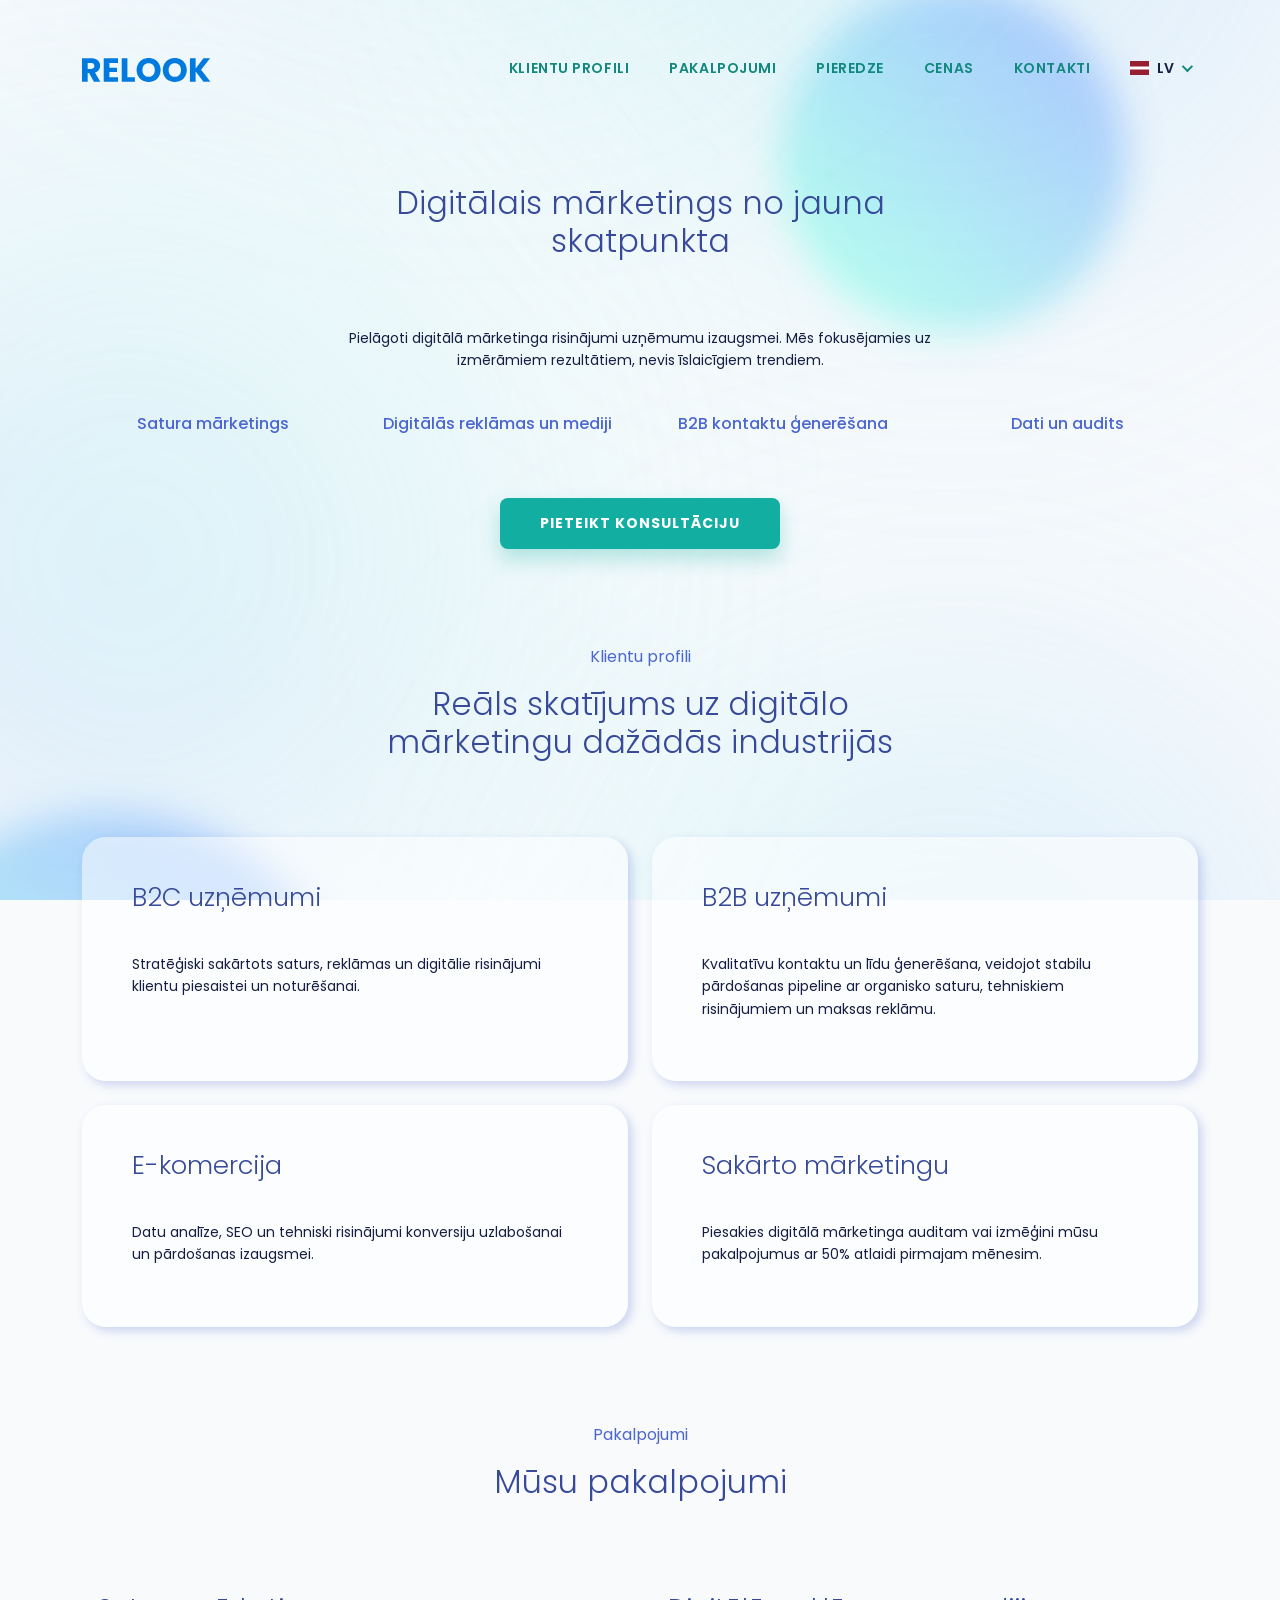
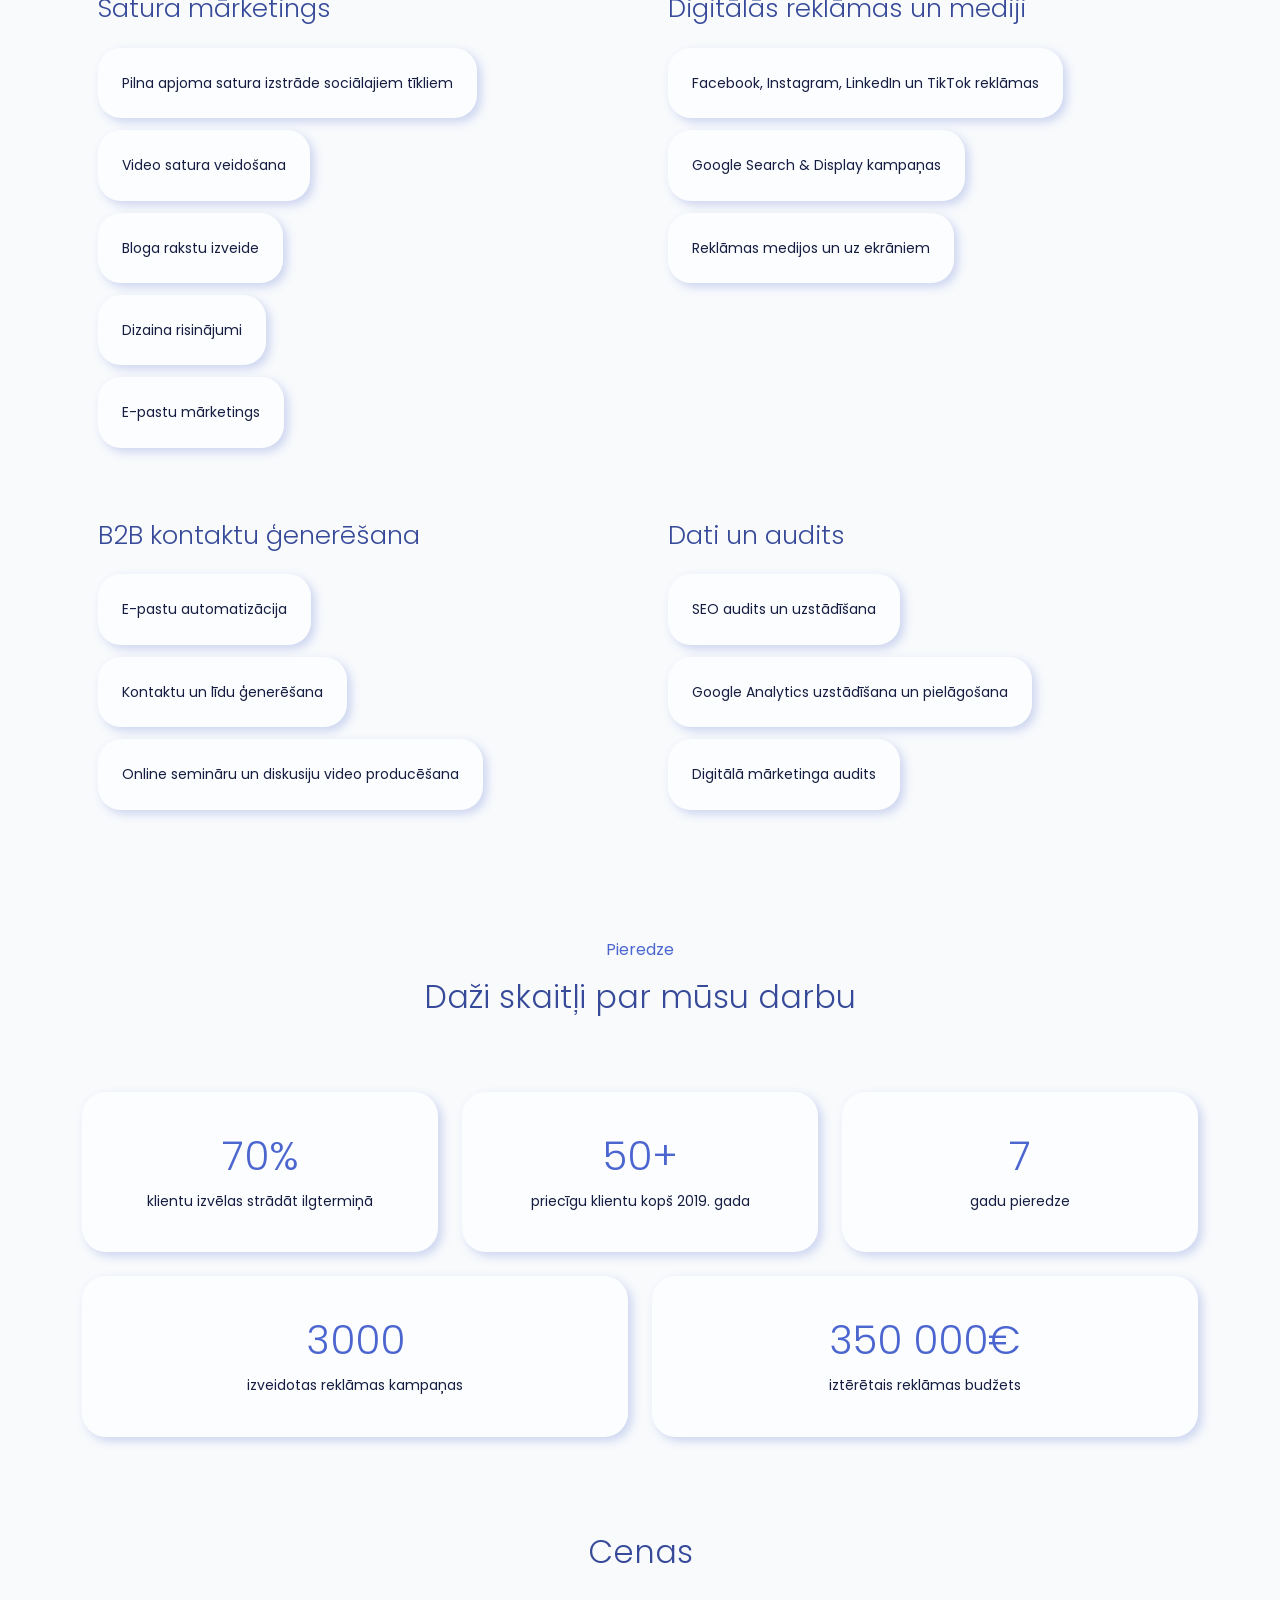
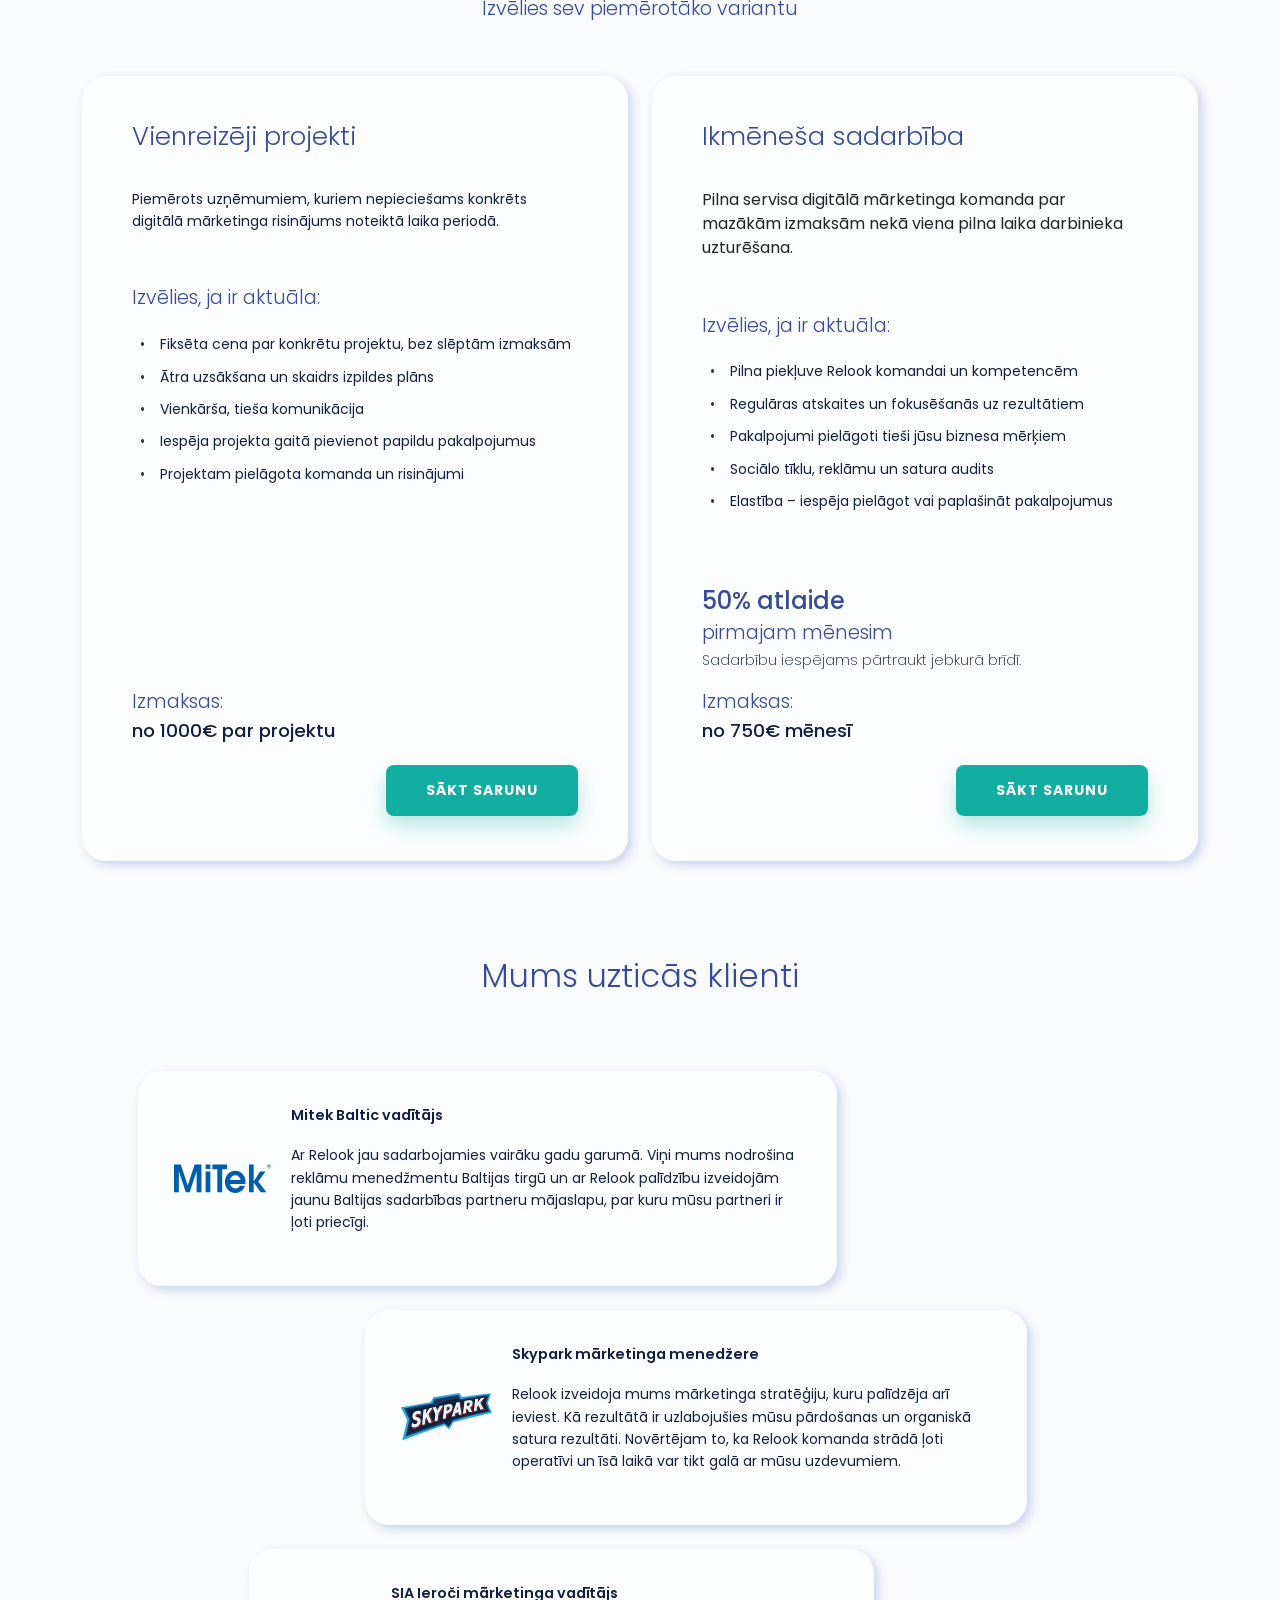
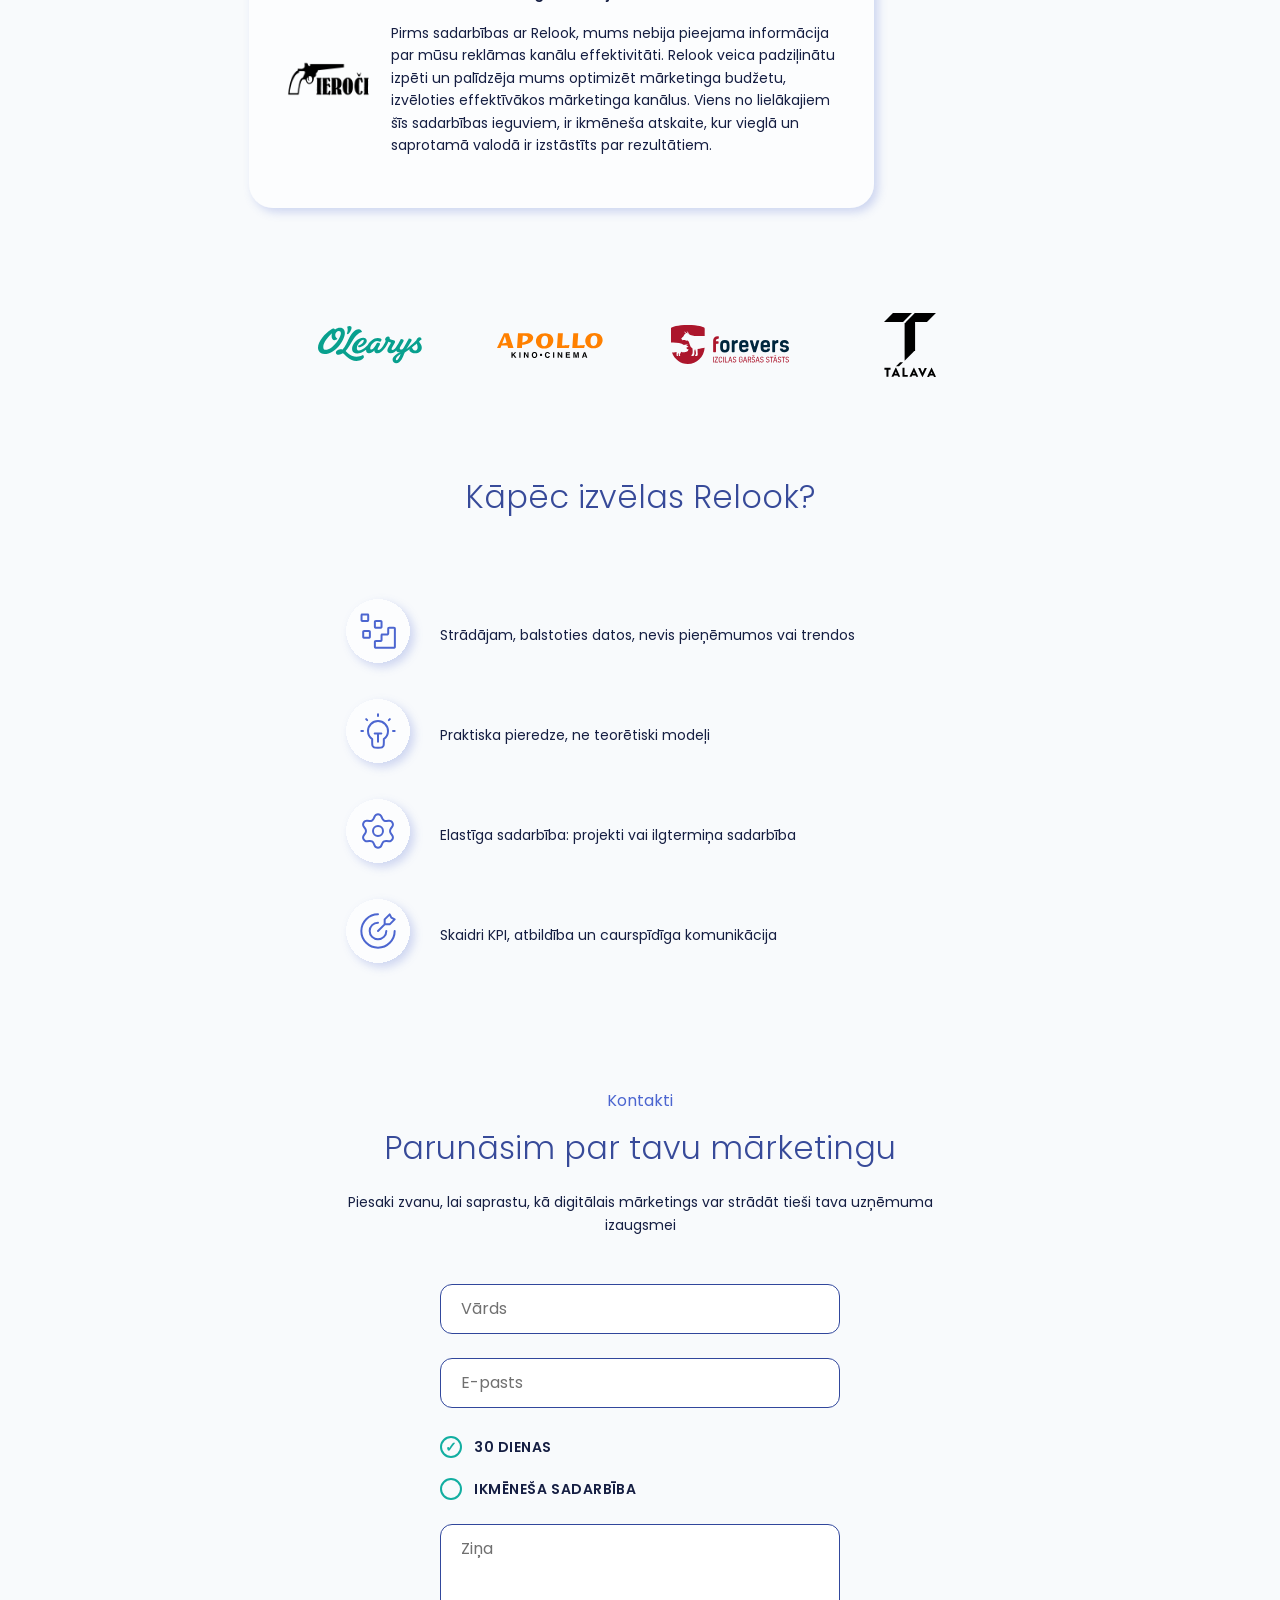
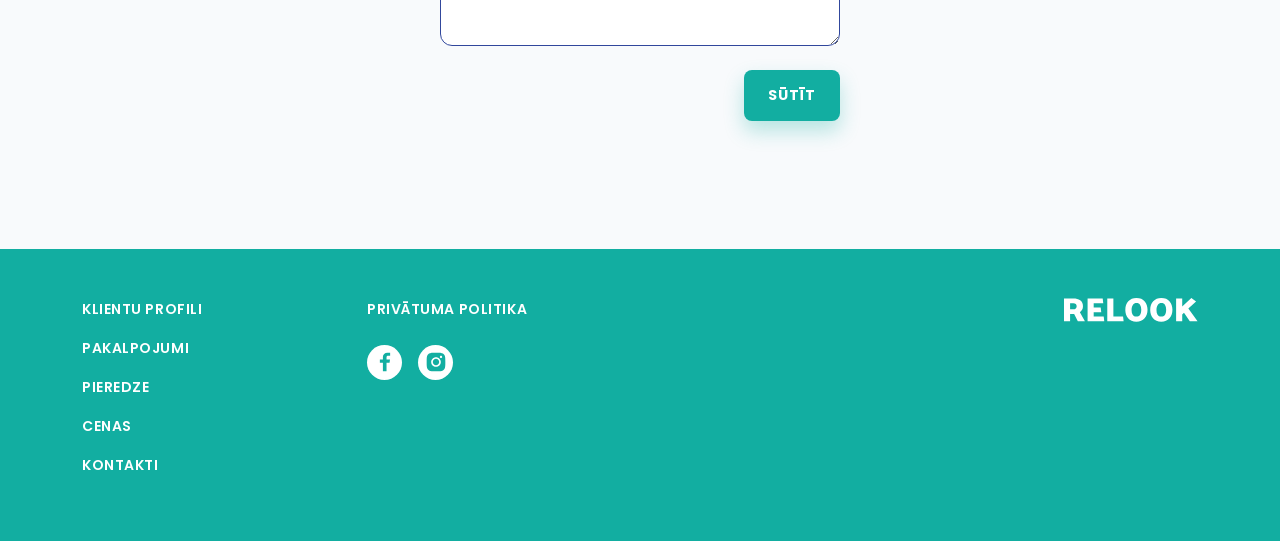
<file: index.html>
<!doctype html>
<html class="no-js" lang="lv">
<head>
  <script id="usercentrics-cmp" src="https://web.cmp.usercentrics.eu/ui/loader.js" data-settings-id="sHhSLBIj965E4s" async></script>
  <!-- Google Tag Manager -->
  <script>(function(w,d,s,l,i){w[l]=w[l]||[];w[l].push({'gtm.start':
            new Date().getTime(),event:'gtm.js'});var f=d.getElementsByTagName(s)[0],
          j=d.createElement(s),dl=l!='dataLayer'?'&l='+l:'';j.async=true;j.src=
          'https://www.googletagmanager.com/gtm.js?id='+i+dl;f.parentNode.insertBefore(j,f);
  })(window,document,'script','dataLayer','GTM-PK3DQ2GX');</script>
  <!-- End Google Tag Manager -->

  <title>Relook - Digitālā mārketinga aģentūra</title>
  <meta charset="utf-8">
  <meta name="viewport" content="width=device-width, initial-scale=1.0, viewport-fit=cover">
  <meta name="description" content="Relook - digitālā mārketinga aģentūra kopš 2019. gada. Piedāvājam reklāmas, SEO, sociālo tīklu pārvaldību un mārketinga stratēģijas.">
  <link rel="canonical" href="https://www.relook.lv/">
  <link rel="alternate" hreflang="lv" href="https://www.relook.lv/">
  <link rel="alternate" hreflang="en" href="https://www.relook.lv/en/">
  <link rel="alternate" hreflang="x-default" href="https://www.relook.lv/">
  <meta property="og:title" content="Relook - Digitālā mārketinga aģentūra">
  <meta property="og:type" content="website">
  <meta property="og:url" content="https://www.relook.lv/">
  <meta property="og:image" content="https://www.relook.lv/img/relook_post_lv.jpg">
  <meta property="og:image:alt" content="Relook - Digitālā mārketinga aģentūra">
  <meta property="og:description" content="Relook - digitālā mārketinga aģentūra kopš 2019. gada. Piedāvājam reklāmas, SEO, sociālo tīklu pārvaldību un mārketinga stratēģijas.">
  <meta property="og:locale" content="lv_LV">
  <meta property="og:locale:alternate" content="en_US">
  <meta property="og:site_name" content="Relook">
  <meta name="mobile-web-app-capable" content="yes">
  <meta name="theme-color" content="#12AEA1">

  <!-- Twitter -->
  <meta name="twitter:card" content="summary_large_image">
  <meta name="twitter:title" content="Relook - Digitālā mārketinga aģentūra">
  <meta name="twitter:description" content="Relook - digitālā mārketinga aģentūra kopš 2019. gada. Piedāvājam reklāmas, SEO, sociālo tīklu pārvaldību un mārketinga stratēģijas.">
  <meta name="twitter:image" content="https://www.relook.lv/img/relook_post_lv.jpg">

  <link rel="icon" href="favicon.ico" sizes="any">
  <link rel="icon" href="icon.png" type="image/png" sizes="32x32">
  <link rel="icon" href="icon_192_192.png" type="image/png" sizes="192x192">
  <link rel="apple-touch-icon" href="icon.png">
  <link rel="shortcut icon" href="icon.png" type="image/x-icon">
  <link rel="manifest" href="site.webmanifest">
  <link rel="preconnect" href="https://fonts.googleapis.com">
  <link rel="preconnect" href="https://fonts.gstatic.com" crossorigin>
  <link href="https://fonts.googleapis.com/css2?family=Poppins:ital,wght@0,100;0,200;0,300;0,400;0,500;0,600;0,700;0,800;0,900;1,100;1,200;1,300;1,400;1,500;1,600;1,700;1,800;1,900&display=swap" rel="stylesheet">
  <link rel="stylesheet" href="css/bootstrap.min.css">
  <link rel="stylesheet" href="css/style.css">

  <script type="application/ld+json">
    {
      "@context": "https://schema.org",
      "@type": "Organization",
      "name": "Relook Digitālā Mārketinga Aģentūra",
      "url": "https://www.relook.lv/",
      "logo": "https://www.relook.lv/img/relook.svg",
      "description": "Relook ir digitālā mārketinga aģentūra, kas specializējas SEO optimizācijā, digitālajās reklāmās, sociālo tīklu pārvaldībā un mārketinga stratēģiju izstrādē.",
      "foundingDate": "2019",
      "address": {
        "@type": "PostalAddress",
        "addressLocality": "Rīga",
        "addressRegion": "LV",
        "addressCountry": "LV"
      },
      "contactPoint": {
        "@type": "ContactPoint",
        "telephone": "+371 12345678",
        "contactType": "customer service",
        "areaServed": "LV",
        "availableLanguage": ["lv", "en"]
      },
      "sameAs": [
        "https://www.facebook.com/RelookAgency",
        "https://www.instagram.com/relook.agency/"
      ],
      "hasOfferCatalog": {
        "@type": "OfferCatalog",
        "name": "Pakalpojumi",
        "itemListElement": [
          {
            "@type": "Offer",
            "itemOffered": {
              "@type": "Service",
              "name": "Digitālās reklāmas",
              "description": "Mērķētas reklāmas Meta un Google platformās, balstītas uz datiem un pieredzi."
            }
          },
          {
            "@type": "Offer",
            "itemOffered": {
              "@type": "Service",
              "name": "SEO optimizācija",
              "description": "Mājaslapu optimizācija meklētājprogrammām, lai uzlabotu redzamību un sasniedzamību."
            }
          },
          {
            "@type": "Offer",
            "itemOffered": {
              "@type": "Service",
              "name": "Sociālo tīklu pārvaldība",
              "description": "Satura izveide un pārvaldība sociālajos tīklos, pielāgota klienta vajadzībām."
            }
          },
          {
            "@type": "Offer",
            "itemOffered": {
              "@type": "Service",
              "name": "Mārketinga stratēģija",
              "description": "Individuāli pielāgotas mārketinga stratēģijas izstrāde jūsu zīmola popularizēšanai."
            }
          }
        ]
      }
    }
  </script>
</head>
<body>
<!-- Google Tag Manager (noscript) -->
<noscript><iframe src="https://www.googletagmanager.com/ns.html?id=GTM-PK3DQ2GX" height="0" width="0" style="display:none;visibility:hidden"></iframe></noscript>
<!-- End Google Tag Manager (noscript) -->
<div class="page-background"></div>
<header>
  <nav class="navbar navbar-expand-lg navbar-light py-5">
    <div class="container">
      <a class="navbar-brand" href="./">
        <img src="img/relook.svg" alt="Relook" height="24" class="logo-default">
        <img src="img/footer_logo.svg" alt="Relook" height="24" class="logo-white">
      </a>
      <button class="navbar-toggler" type="button" data-bs-toggle="collapse" data-bs-target="#menu" aria-controls="menu" aria-expanded="false" aria-label="Toggle navigation">
        <span class="navbar-toggler-icon"></span>
      </button>
      <div class="collapse navbar-collapse" id="menu">
        <ul class="navbar-nav ms-auto gap-4">
          <li class="nav-item"><a class="nav-link" href="#profiles">Klientu profili</a></li>
          <li class="nav-item"><a class="nav-link" href="#services">Pakalpojumi</a></li>
          <li class="nav-item"><a class="nav-link" href="#experience">Pieredze</a></li>
          <li class="nav-item"><a class="nav-link" href="#prices">Cenas</a></li>
          <li class="nav-item"><a class="nav-link" href="#contacts">Kontakti</a></li>
          <!-- Desktop language dropdown (hidden on mobile) -->
          <li class="nav-item dropdown custom-lang-dropdown desktop-lang">
            <a class="nav-link dropdown-toggle d-flex align-items-center" href="#" id="language" role="button" data-bs-toggle="dropdown" aria-expanded="false">
              <span class="fi fi-lv me-2"></span> LV
            </a>
            <ul class="dropdown-menu dropdown-menu-end" aria-labelledby="language">
              <li>
                <a class="dropdown-item active" href="./">
                  <span class="check-icon ms-3"></span>
                  Latviešu
                </a>
              </li>
              <li>
                <a class="dropdown-item" href="en/">
                  <span class="check-icon ms-3"></span>
                  English
                </a>
              </li>
            </ul>
          </li>
          <!-- Mobile language selector (inline, shown in overlay) -->
          <li class="nav-item mobile-lang">
            <button class="lang-toggle" type="button" data-bs-toggle="collapse" data-bs-target="#mobileLangOptions" aria-expanded="false" aria-controls="mobileLangOptions">
              <span class="fi fi-lv"></span> LV
              <span class="lang-arrow"></span>
            </button>
            <div class="collapse" id="mobileLangOptions">
              <div class="mobile-lang-options">
                <a href="./" class="lang-option active-lang">
                  <span class="check-icon ms-3"></span>
                  Latviešu
                </a>
                <a href="en/" class="lang-option">
                  <span class="check-icon ms-3"></span>
                  English
                </a>
              </div>
            </div>
          </li>
        </ul>
      </div>
    </div>
  </nav>
</header>
<main>
  <section id="hero" class="py-5 text-center">
    <div class="container">
      <h1>Digitālais mārketings no jauna skatpunkta</h1>
      <p>Pielāgoti digitālā mārketinga risinājumi uzņēmumu izaugsmei. Mēs fokusējamies uz izmērāmiem rezultātiem, nevis īslaicīgiem trendiem.</p>
      <ul class="list-unstyled row text-center mt-4">
        <li class="col-md-3 mb-3">
          <strong>Satura mārketings</strong>
        </li>
        <li class="col-md-3 mb-3">
          <strong>Digitālās reklāmas un mediji</strong>
        </li>
        <li class="col-md-3 mb-3">
          <strong>B2B kontaktu ģenerēšana</strong>
        </li>
        <li class="col-md-3 mb-3">
          <strong>Dati un audits</strong>
        </li>
      </ul>
      <a href="#contacts" class="btn btn-primary" aria-label="Pieteikt konsultāciju">Pieteikt konsultāciju</a>
    </div>
  </section>
  <section id="profiles" class="py-5">
    <div class="container">
      <p class="text-center section-label">Klientu profili</p>
      <h2 class="text-center mb-4">Reāls skatījums uz digitālo mārketingu dažādās industrijās</h2>
      <div class="row g-4">
        <div class="col-12 col-md-6">
          <div class="profile-card">
            <h3>B2C uzņēmumi</h3>
            <p>Stratēģiski sakārtots saturs, reklāmas un digitālie risinājumi klientu piesaistei un noturēšanai.</p>
          </div>
        </div>
        <div class="col-12 col-md-6">
          <div class="profile-card">
            <h3>B2B uzņēmumi</h3>
            <p>Kvalitatīvu kontaktu un līdu ģenerēšana, veidojot stabilu pārdošanas pipeline ar organisko saturu, tehniskiem risinājumiem un maksas reklāmu.</p>
          </div>
        </div>
        <div class="col-12 col-md-6">
          <div class="profile-card">
            <h3>E-komercija</h3>
            <p>Datu analīze, SEO un tehniski risinājumi konversiju uzlabošanai un pārdošanas izaugsmei.</p>
          </div>
        </div>
        <div class="col-12 col-md-6">
          <div class="profile-card">
            <h3>Sakārto mārketingu</h3>
            <p>Piesakies digitālā mārketinga auditam vai izmēģini mūsu pakalpojumus ar 50% atlaidi pirmajam mēnesim.</p>
          </div>
        </div>
      </div>
    </div>
  </section>
  <section id="services" class="py-5">
    <div class="container">
      <p class="text-center section-label">Pakalpojumi</p>
      <h2 class="text-center mb-4">Mūsu pakalpojumi</h2>
      <div class="row g-4">
        <div class="col-12 col-md-6">
          <div class="p-3">
            <h3>Satura mārketings</h3>
            <ul class="list-unstyled mt-4">
              <li>Pilna apjoma satura izstrāde sociālajiem tīkliem</li>
              <li>Video satura veidošana</li>
              <li>Bloga rakstu izveide</li>
              <li>Dizaina risinājumi</li>
              <li>E-pastu mārketings</li>
            </ul>
          </div>
        </div>
        <div class="col-12 col-md-6">
          <div class="p-3">
            <h3>Digitālās reklāmas un mediji</h3>
            <ul class="list-unstyled mt-4">
              <li>Facebook, Instagram, LinkedIn un TikTok reklāmas</li>
              <li>Google Search & Display kampaņas</li>
              <li>Reklāmas medijos un uz ekrāniem</li>
            </ul>
          </div>
        </div>
        <div class="col-12 col-md-6">
          <div class="p-3">
            <h3>B2B kontaktu ģenerēšana</h3>
            <ul class="list-unstyled mt-4">
              <li>E-pastu automatizācija</li>
              <li>Kontaktu un līdu ģenerēšana</li>
              <li>Online semināru un diskusiju video producēšana</li>
            </ul>
          </div>
        </div>
        <div class="col-12 col-md-6">
          <div class="p-3">
            <h3>Dati un audits</h3>
            <ul class="list-unstyled mt-4">
              <li>SEO audits un uzstādīšana</li>
              <li>Google Analytics uzstādīšana un pielāgošana</li>
              <li>Digitālā mārketinga audits</li>
            </ul>
          </div>
        </div>
      </div>
    </div>
  </section>
  <section id="experience" class="py-5">
    <div class="container">
      <p class="text-center section-label">Pieredze</p>
      <h2 class="text-center mb-4">Daži skaitļi par mūsu darbu</h2>
      <div class="row g-4 text-center justify-content-center">
        <div class="col-12 col-md-4">
          <div class="stat-card">
            <h3>70%</h3>
            <p>klientu izvēlas strādāt ilgtermiņā</p>
          </div>
        </div>
        <div class="col-12 col-md-4">
          <div class="stat-card">
            <h3>50+</h3>
            <p>priecīgu klientu kopš 2019. gada</p>
          </div>
        </div>
        <div class="col-12 col-md-4">
          <div class="stat-card">
            <h3>7</h3>
            <p>gadu pieredze</p>
          </div>
        </div>
        <div class="col-12 col-md-6">
          <div class="stat-card">
            <h3>3000</h3>
            <p>izveidotas reklāmas kampaņas</p>
          </div>
        </div>
        <div class="col-12 col-md-6">
          <div class="stat-card">
            <h3>350 000€</h3>
            <p>iztērētais reklāmas budžets</p>
          </div>
        </div>
      </div>
    </div>
  </section>
  <section id="prices" class="py-5">
    <div class="container">
      <h2 class="text-center mb-4">Cenas</h2>
      <p class="text-center section-subtitle">Izvēlies sev piemērotāko variantu</p>
      <div class="row g-4">
        <div class="col-md-6">
          <div class="price-card">
            <h3 class="mb-3">Vienreizēji projekti</h3>
            <p class="description">Piemērots uzņēmumiem, kuriem nepieciešams konkrēts digitālā mārketinga risinājums noteiktā laika periodā.</p>
            <p class="title">Izvēlies, ja ir aktuāla:</p>
            <ul>
              <li>Fiksēta cena par konkrētu projektu, bez slēptām izmaksām</li>
              <li>Ātra uzsākšana un skaidrs izpildes plāns</li>
              <li>Vienkārša, tieša komunikācija</li>
              <li>Iespēja projekta gaitā pievienot papildu pakalpojumus</li>
              <li>Projektam pielāgota komanda un risinājumi</li>
            </ul>
            <div class="price-footer">
              <p class="title">Izmaksas:</p>
              <p class="price-tag">no 1000€ par projektu</p>
              <div class="text-end">
                <a href="#contacts" class="btn btn-primary mt-auto" aria-label="Pieteikt konsultāciju">
                  Sākt sarunu
                </a>
              </div>
            </div>
          </div>
        </div>
        <div class="col-md-6">
          <div class="price-card">
            <h3 class="mb-3">Ikmēneša sadarbība</h3>
            <p>Pilna servisa digitālā mārketinga komanda par mazākām izmaksām nekā viena pilna laika darbinieka uzturēšana.</p>
            <p class="title">Izvēlies, ja ir aktuāla:</p>
            <ul>
              <li>Pilna piekļuve Relook komandai un kompetencēm</li>
              <li>Regulāras atskaites un fokusēšanās uz rezultātiem</li>
              <li>Pakalpojumi pielāgoti tieši jūsu biznesa mērķiem</li>
              <li>Sociālo tīklu, reklāmu un satura audits</li>
              <li>Elastība – iespēja pielāgot vai paplašināt pakalpojumus</li>
            </ul>
            <div class="price-footer">
              <div class="promo-box mb-3">
                <span class="discount">50% atlaide </span><br>
                <p class="title">pirmajam mēnesim</p>
                <span class="discount-note">Sadarbību iespējams pārtraukt jebkurā brīdī.</span>
              </div>
              <p class="title">Izmaksas:</p>
              <p class="price-tag">no 750€ mēnesī</p>
              <div class="text-end">
                <a href="#contacts" class="btn btn-primary mt-auto" aria-label="Pieteikt konsultāciju">
                  Sākt sarunu
                </a>
              </div>
            </div>
          </div>
        </div>
      </div>
    </div>
  </section>
  <section id="testimonials" class="py-5">
    <div class="container">
      <h2 class="text-center mb-4">Mums uzticās klienti</h2>
      <div class="row mb-4 testimonial-row-1">
        <div class="col-md-9 col-lg-8">
          <div class="testimonial-card">
            <div class="testimonial-logo">
              <img src="img/mitek.svg" alt="Mitek" class="img-fluid">
            </div>
            <div class="testimonial-content">
              <h3>Mitek Baltic vadītājs</h3>
              <p>Ar Relook jau sadarbojamies vairāku gadu garumā. Viņi mums nodrošina reklāmu menedžmentu Baltijas tirgū un ar Relook palīdzību izveidojām jaunu Baltijas sadarbības partneru mājaslapu, par kuru mūsu partneri ir ļoti priecīgi.</p>
            </div>
          </div>
        </div>
      </div>
      <div class="row mb-4 justify-content-center testimonial-row-2">
        <div class="col-md-9 col-lg-8">
          <div class="testimonial-card">
            <div class="testimonial-logo">
              <img src="img/skypark.svg" alt="Skypark" class="img-fluid">
            </div>
            <div class="testimonial-content">
              <h3>Skypark mārketinga menedžere</h3>
              <p>Relook izveidoja mums mārketinga stratēģiju, kuru palīdzēja arī ieviest. Kā rezultātā ir uzlabojušies mūsu pārdošanas un organiskā satura rezultāti. Novērtējam to, ka Relook
                komanda strādā ļoti operatīvi un īsā laikā var tikt galā ar
                mūsu uzdevumiem.
              </p>
            </div>
          </div>
        </div>
      </div>
      <div class="row mb-5 testimonial-row-3">
        <div class="col-md-9 col-lg-8">
          <div class="testimonial-card">
            <div class="testimonial-logo">
              <img src="img/ieroci.svg" alt="Ieroči" class="img-fluid">
            </div>
            <div class="testimonial-content">
              <h3>SIA Ieroči mārketinga vadītājs</h3>
              <p>
                Pirms sadarbības ar Relook, mums nebija pieejama
                informācija par mūsu reklāmas kanālu effektivitāti. Relook
                veica padziļinātu izpēti un palīdzēja mums optimizēt
                mārketinga budžetu, izvēloties effektīvākos mārketinga
                kanālus. Viens no lielākajiem šīs sadarbības ieguviem, ir
                ikmēneša atskaite, kur vieglā un saprotamā valodā ir
                izstāstīts par rezultātiem.
              </p>
            </div>
          </div>
        </div>
      </div>
      <div class="client-logos-grid mt-5">
        <img src="img/olearys.svg" alt="O'Learys">
        <img src="img/apollokino.svg" alt="Apollo">
        <img src="img/forevers.svg" alt="Forevers">
        <img src="img/talava.svg" alt="Tālava">
      </div>
    </div>
  </section>
  <section id="benefits" class="py-5">
    <div class="container">
      <h2 class="text-center mb-4">Kāpēc izvēlas Relook?</h2>
      <ul class="list-unstyled mx-auto" style="max-width: 600px;">
        <li class="d-flex align-items-center mb-3">
          <img src="img/steps.svg" alt="steps" class="me-3 benefit-icon">
          <p class="mb-0">Strādājam, balstoties datos, nevis pieņēmumos vai trendos</p>
        </li>
        <li class="d-flex align-items-center mb-3">
          <img src="img/bulb.svg" alt="bulb" class="me-3 benefit-icon">
          <p class="mb-0">Praktiska pieredze, ne teorētiski modeļi</p>
        </li>
        <li class="d-flex align-items-center mb-3">
          <img src="img/gear.svg" alt="gear" class="me-3 benefit-icon">
          <p class="mb-0">Elastīga sadarbība: projekti vai ilgtermiņa sadarbība</p>
        </li>
        <li class="d-flex align-items-center mb-3">
          <img src="img/arrow.svg" alt="arrow" class="me-3 benefit-icon">
          <p class="mb-0">Skaidri KPI, atbildība un caurspīdīga komunikācija</p>
        </li>
      </ul>
    </div>
  </section>
  <section id="contacts" class="py-5">
    <div class="container">
      <p class="text-center section-label">Kontakti</p>
      <h2 class="text-center mb-4">Parunāsim par tavu mārketingu</h2>
      <p class="text-center mb-5 mx-auto">Piesaki zvanu, lai saprastu, kā digitālais mārketings var strādāt tieši tava uzņēmuma izaugsmei</p>
      <form id="contact-form" class="contact-form mx-auto">
        <div class="mb-4">
          <label for="name" class="form-label visually-hidden">Vārds</label>
          <input type="text" class="form-control custom-input" id="name" name="name" placeholder="Vārds" required>
        </div>
        <div class="mb-4">
          <label for="email" class="form-label visually-hidden">E-pasts</label>
          <input type="email" class="form-control custom-input" id="email" name="email" placeholder="E-pasts" required>
        </div>
        <div class="mb-4 d-flex flex-column gap-3">
          <div class="custom-radio">
            <input class="form-check-input" type="radio" name="plan" id="plan30" value="30-dienas" checked>
            <label class="form-check-label" for="plan30">30 dienas</label>
          </div>
          <div class="custom-radio">
            <input class="form-check-input" type="radio" name="plan" id="planMonthly" value="ikmenesa">
            <label class="form-check-label" for="planMonthly">Ikmēneša sadarbība</label>
          </div>
        </div>
        <div class="mb-4">
          <label for="message" class="form-label visually-hidden">Ziņa</label>
          <textarea class="form-control custom-input" id="message" name="message" rows="4" placeholder="Ziņa"></textarea>
        </div>
        <div class="text-end">
          <button type="submit" class="btn btn-primary px-4">Sūtīt</button>
        </div>
        <p id="form-error" class="form-error" hidden>Kaut kas nogāja greizi. Lūdzu, mēģiniet vēlreiz vēlāk.</p>
      </form>
      <div id="form-success" class="text-center" hidden>
        <h2>Paldies!<br>Sazināsimies ar tevi drīzumā.</h2>
      </div>
    </div>
  </section>
</main>
<footer class="footer-section py-5">
  <div class="container">
    <div class="row align-items-start">
      <div class="col-md-3 col-6 mb-4 mb-md-0">
        <ul class="list-unstyled footer-nav">
          <li><a href="#profiles" class="text-decoration-none">Klientu profili</a></li>
          <li><a href="#services" class="text-decoration-none">Pakalpojumi</a></li>
          <li><a href="#experience" class="text-decoration-none">Pieredze</a></li>
          <li><a href="#prices" class="text-decoration-none">Cenas</a></li>
          <li><a href="#contacts" class="text-decoration-none">Kontakti</a></li>
        </ul>
      </div>
      <div class="col-md-5 col-6 mb-4 mb-md-0">
        <div class="footer-privacy mb-4">
          <a href="/privacy">Privātuma politika</a>
        </div>
        <div class="footer-socials d-flex gap-3">
          <a href="https://www.facebook.com/RelookAgency" class="social-circle" aria-label="Facebook" target="_blank" rel="noopener noreferrer">
            <img src="img/facebook.svg" alt="Facebook">
          </a>
          <a href="https://www.instagram.com/relook.agency/" class="social-circle" aria-label="Instagram" target="_blank" rel="noopener noreferrer">
            <img src="img/instagram.svg" alt="Instagram">
          </a>
        </div>
      </div>
      <div class="col-md-4 text-md-end text-start">
        <a class="footer-logo" href="./">
          <img src="img/footer_logo.svg" alt="Relook" height="24">
        </a>
      </div>
    </div>
  </div>
</footer>
<script src="js/bootstrap.bundle.min.js"></script>
<script src="js/app.js"></script>
</body>
</html>
</file>
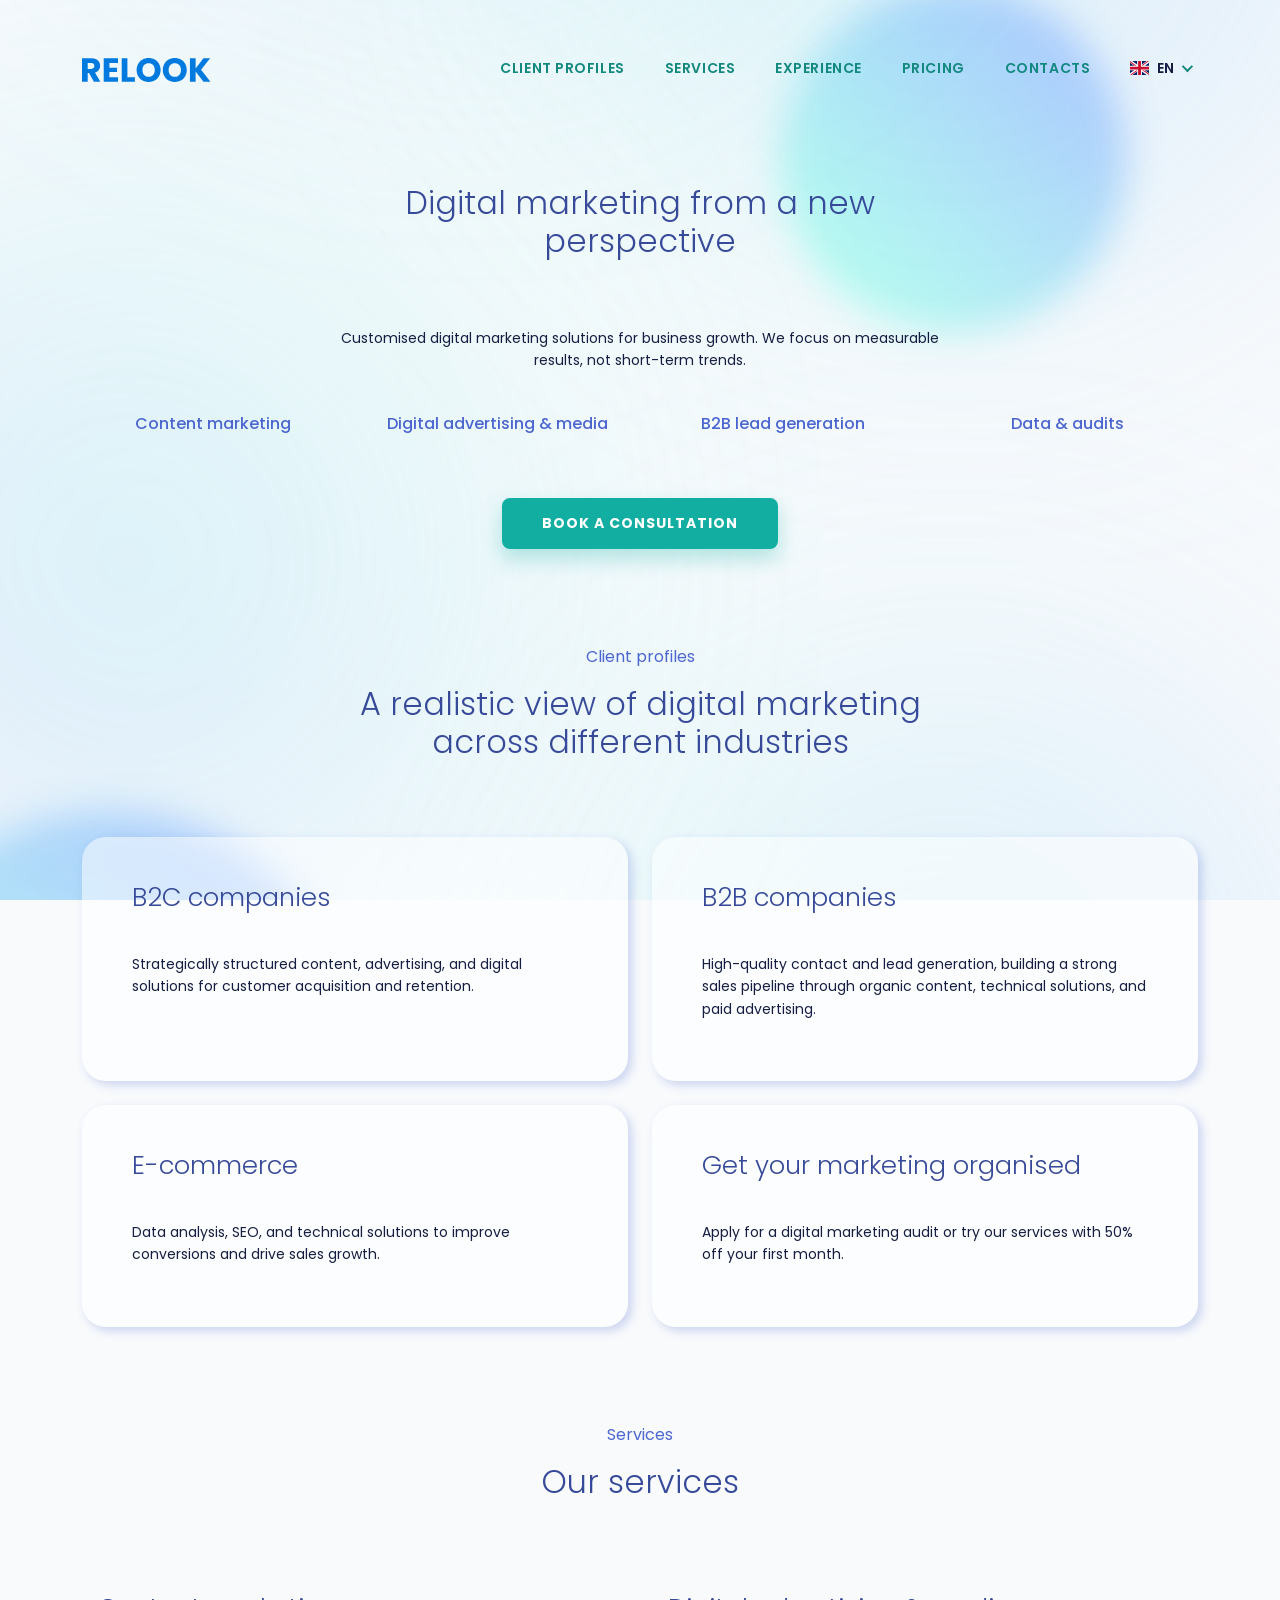
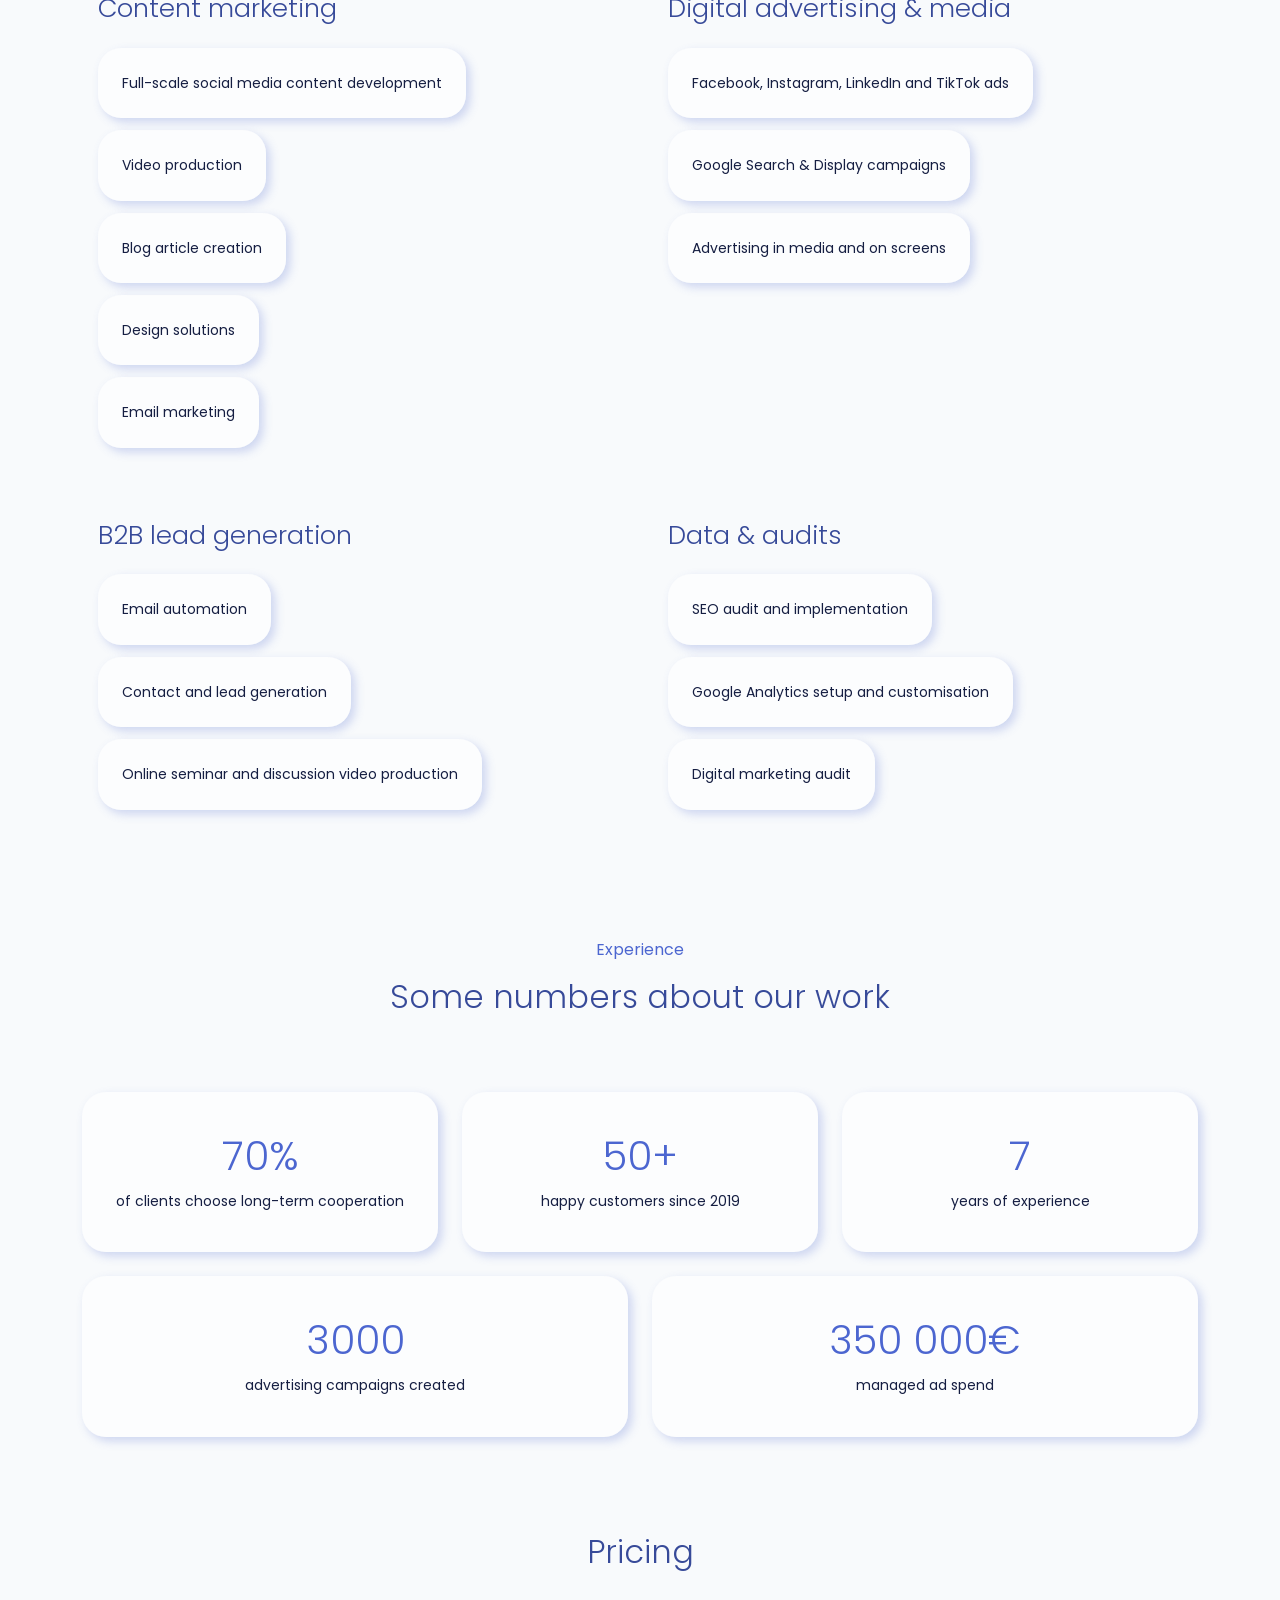
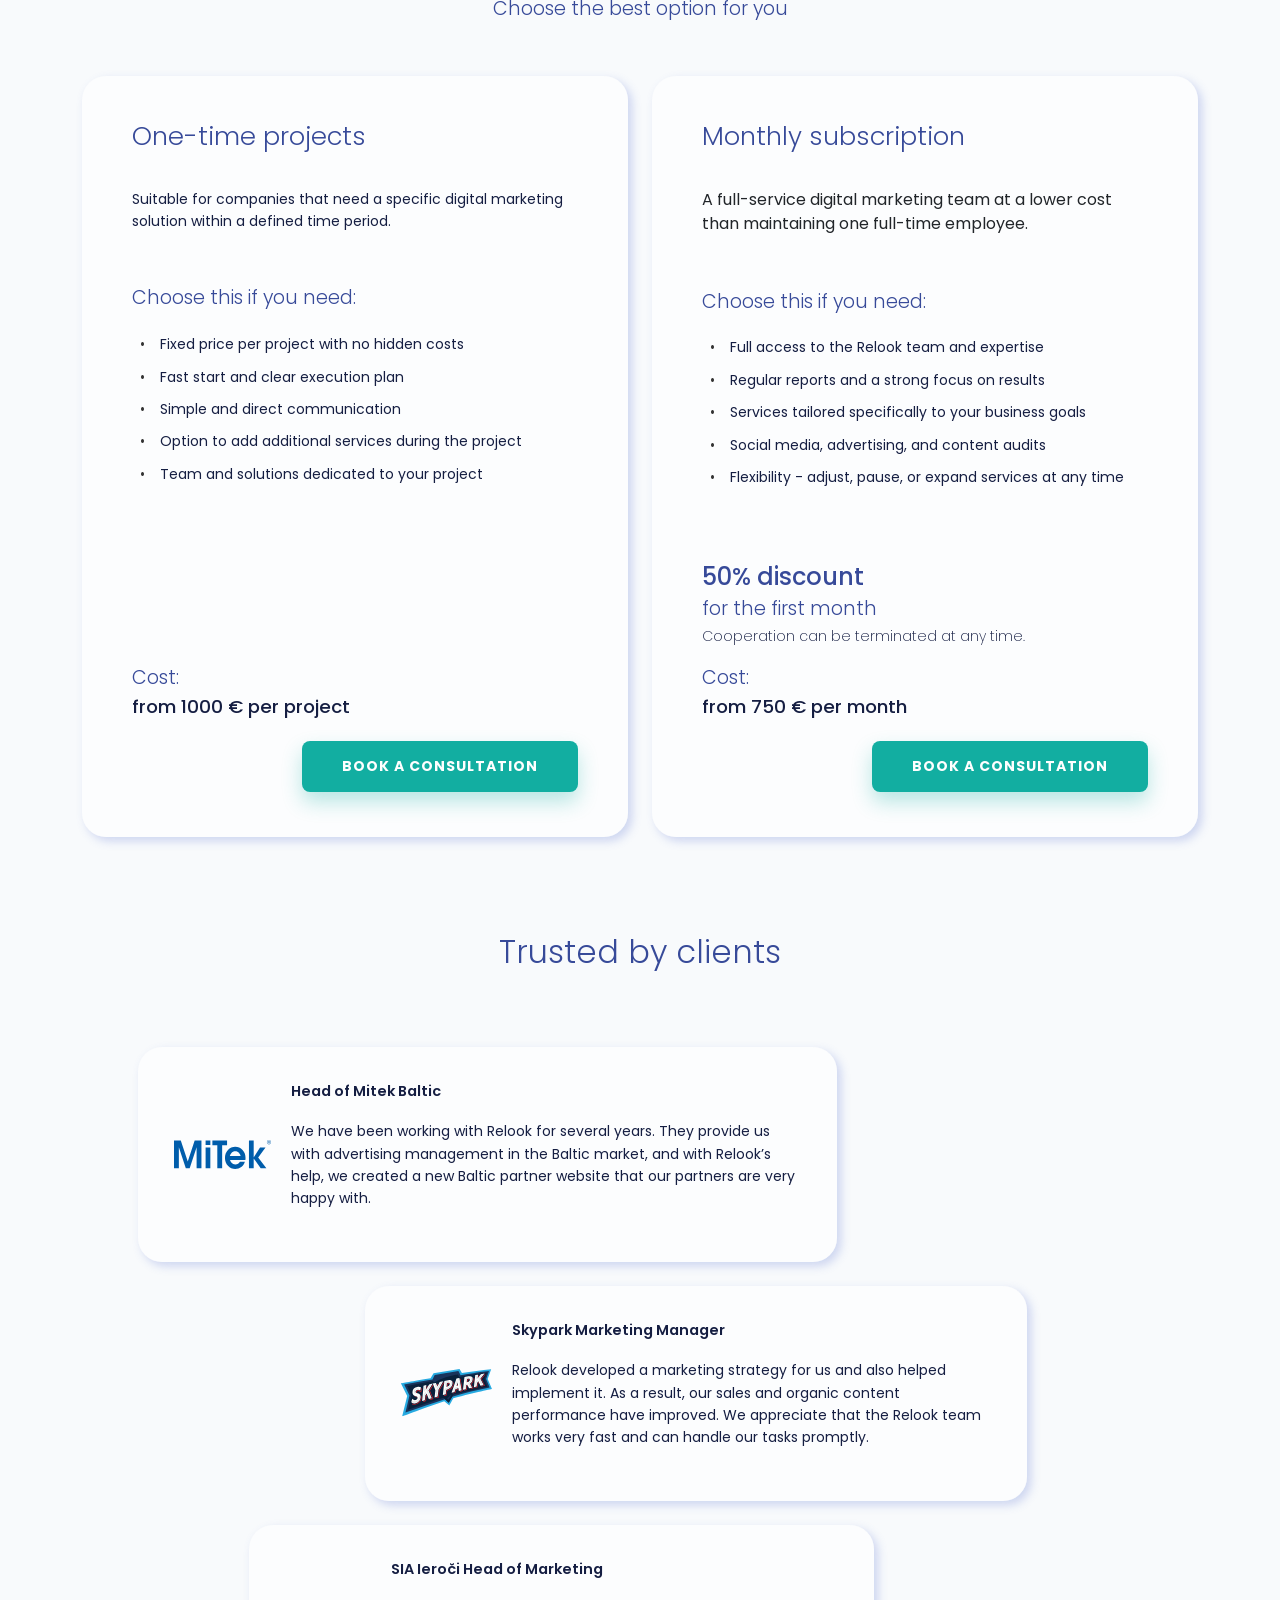
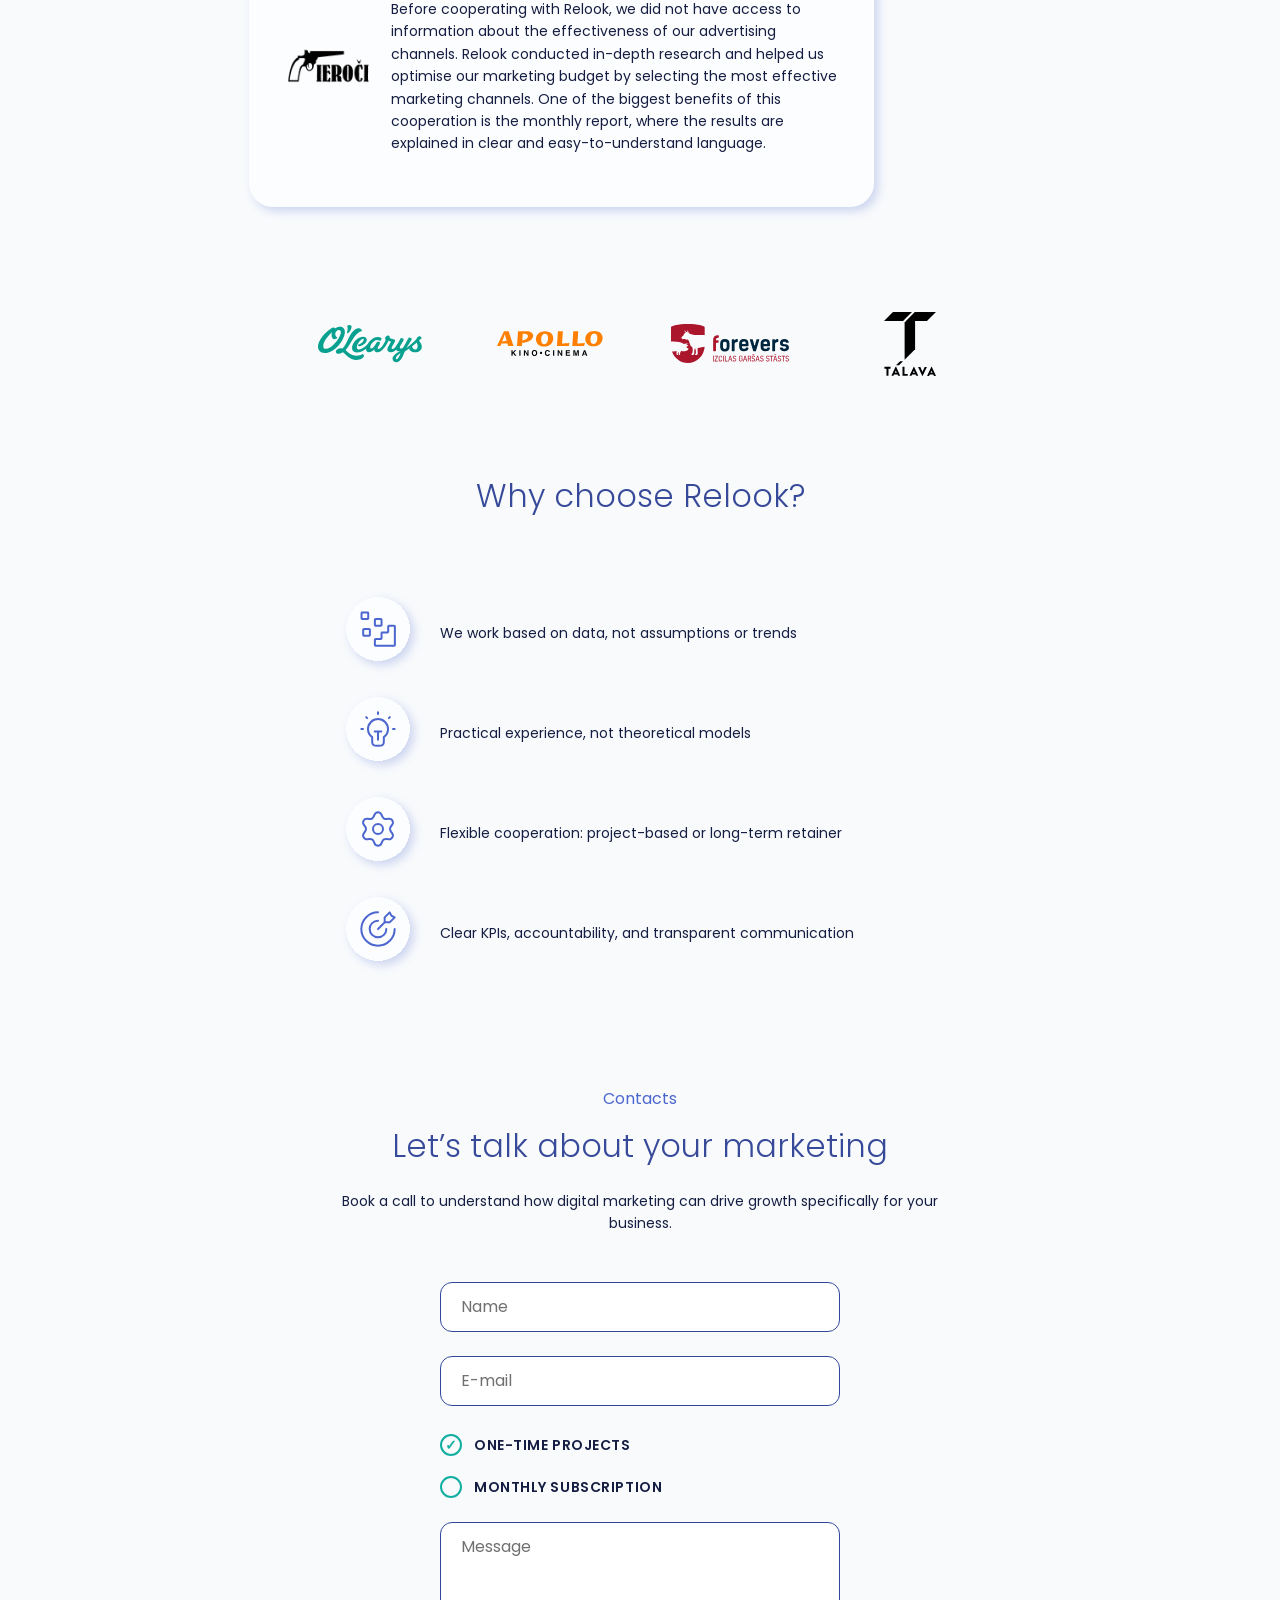
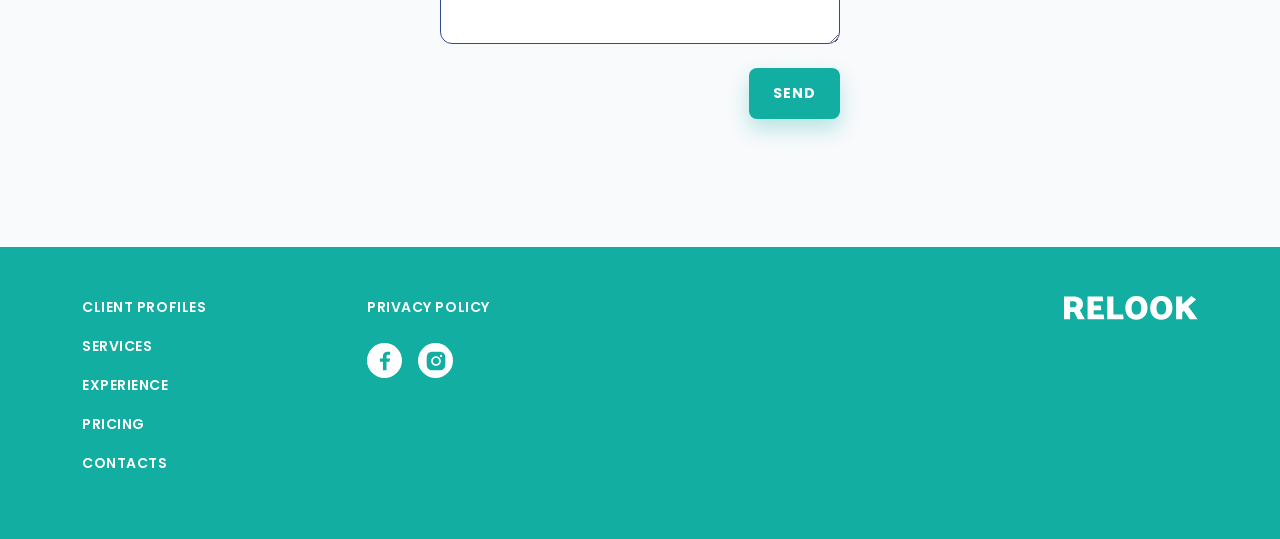
<file: en/index.html>
<!doctype html>
<html class="no-js" lang="en">
<head>
  <script id="usercentrics-cmp" src="https://web.cmp.usercentrics.eu/ui/loader.js" data-settings-id="sHhSLBIj965E4s" async></script>
  <!-- Google Tag Manager -->
  <script>(function(w,d,s,l,i){w[l]=w[l]||[];w[l].push({'gtm.start':
            new Date().getTime(),event:'gtm.js'});var f=d.getElementsByTagName(s)[0],
          j=d.createElement(s),dl=l!='dataLayer'?'&l='+l:'';j.async=true;j.src=
          'https://www.googletagmanager.com/gtm.js?id='+i+dl;f.parentNode.insertBefore(j,f);
  })(window,document,'script','dataLayer','GTM-PK3DQ2GX');</script>
  <!-- End Google Tag Manager -->

  <title>Relook - Digital marketing agency</title>
  <meta charset="utf-8">
  <meta name="viewport" content="width=device-width, initial-scale=1.0, viewport-fit=cover">
  <meta name="description" content="Relook is a digital marketing agency offering tailored strategies, SEO, and digital ads to help businesses grow online.">
  <link rel="canonical" href="https://www.relook.lv/en/">
  <link rel="alternate" hreflang="lv" href="https://www.relook.lv/">
  <link rel="alternate" hreflang="en" href="https://www.relook.lv/en/">
  <link rel="alternate" hreflang="x-default" href="https://www.relook.lv/">
  <meta property="og:title" content="Relook - Digital marketing agency">
  <meta property="og:type" content="website">
  <meta property="og:url" content="https://www.relook.lv/en/">
  <meta property="og:image" content="https://www.relook.lv/img/relook_post_en.jpg">
  <meta property="og:image:alt" content="Relook - Digital marketing agency">
  <meta property="og:description" content="Relook is a digital marketing agency offering tailored strategies, SEO, and digital ads to help businesses grow online.">
  <meta property="og:locale" content="en_US">
  <meta property="og:locale:alternate" content="lv_LV">
  <meta property="og:site_name" content="Relook">
  <meta name="mobile-web-app-capable" content="yes">
  <meta name="theme-color" content="#12AEA1">

  <!-- Twitter -->
  <meta name="twitter:card" content="summary_large_image">
  <meta name="twitter:title" content="Relook - Digital marketing agency">
  <meta name="twitter:description" content="Relook is a digital marketing agency offering tailored strategies, SEO, and digital ads to help businesses grow online.">
  <meta name="twitter:image" content="https://www.relook.lv/img/relook_post_en.jpg">

  <link rel="icon" href="../favicon.ico" sizes="any">
  <link rel="icon" href="../icon.png" type="image/png" sizes="32x32">
  <link rel="icon" href="../icon_192_192.png" type="image/png" sizes="192x192">
  <link rel="apple-touch-icon" href="../icon.png">
  <link rel="shortcut icon" href="../icon.png" type="image/x-icon">
  <link rel="manifest" href="../site.webmanifest">
  <link rel="preconnect" href="https://fonts.googleapis.com">
  <link rel="preconnect" href="https://fonts.gstatic.com" crossorigin>
  <link href="https://fonts.googleapis.com/css2?family=Poppins:ital,wght@0,100;0,200;0,300;0,400;0,500;0,600;0,700;0,800;0,900;1,100;1,200;1,300;1,400;1,500;1,600;1,700;1,800;1,900&display=swap" rel="stylesheet">
  <link rel="stylesheet" href="../css/bootstrap.min.css">
  <link rel="stylesheet" href="../css/style.css">

  <script type="application/ld+json">
    {
      "@context": "https://schema.org",
      "@type": "Organization",
      "name": "Relook Digital Marketing Agency",
      "url": "https://www.relook.lv/eng",
      "logo": "https://www.relook.lv/img/relook.svg",
      "description": "Relook is a digital marketing agency specializing in SEO optimization, digital advertising, social media management, and marketing strategy development.",
      "foundingDate": "2019",
      "address": {
        "@type": "PostalAddress",
        "addressLocality": "Riga",
        "addressRegion": "LV",
        "addressCountry": "LV"
      },
      "contactPoint": {
        "@type": "ContactPoint",
        "telephone": "+371 26356868",
        "contactType": "customer service",
        "areaServed": "LV",
        "availableLanguage": ["lv", "en"]
      },
      "sameAs": [
        "https://www.facebook.com/RelookAgency",
        "https://www.instagram.com/relook.agency/"
      ],
      "hasOfferCatalog": {
        "@type": "OfferCatalog",
        "name": "Services",
        "itemListElement": [
          {
            "@type": "Offer",
            "itemOffered": {
              "@type": "Service",
              "name": "Digital Advertising",
              "description": "Targeted ads on Meta and Google platforms based on data and experience."
            }
          },
          {
            "@type": "Offer",
            "itemOffered": {
              "@type": "Service",
              "name": "SEO Optimization",
              "description": "Website optimization for search engines to improve visibility and reach."
            }
          },
          {
            "@type": "Offer",
            "itemOffered": {
              "@type": "Service",
              "name": "Social Media Management",
              "description": "Content creation and management on social media tailored to client needs."
            }
          },
          {
            "@type": "Offer",
            "itemOffered": {
              "@type": "Service",
              "name": "Marketing Strategy",
              "description": "Custom marketing strategy development to promote your brand."
            }
          }
        ]
      }
    }
  </script>
</head>
<body>
<!-- Google Tag Manager (noscript) -->
<noscript><iframe src="https://www.googletagmanager.com/ns.html?id=GTM-PK3DQ2GX" height="0" width="0" style="display:none;visibility:hidden"></iframe></noscript>
<!-- End Google Tag Manager (noscript) -->
<div class="page-background"></div>
<header>
  <nav class="navbar navbar-expand-lg navbar-light py-5">
    <div class="container">
      <a class="navbar-brand" href="./">
        <img src="../img/relook.svg" alt="Relook" height="24" class="logo-default">
        <img src="../img/footer_logo.svg" alt="Relook" height="24" class="logo-white">
      </a>
      <button class="navbar-toggler" type="button" data-bs-toggle="collapse" data-bs-target="#menu" aria-controls="menu" aria-expanded="false" aria-label="Toggle navigation">
        <span class="navbar-toggler-icon"></span>
      </button>
      <div class="collapse navbar-collapse" id="menu">
        <ul class="navbar-nav ms-auto gap-4">
          <li class="nav-item"><a class="nav-link" href="#profiles">Client profiles</a></li>
          <li class="nav-item"><a class="nav-link" href="#services">Services</a></li>
          <li class="nav-item"><a class="nav-link" href="#experience">Experience</a></li>
          <li class="nav-item"><a class="nav-link" href="#prices">Pricing</a></li>
          <li class="nav-item"><a class="nav-link" href="#contacts">Contacts</a></li>
          <!-- Desktop language dropdown (hidden on mobile) -->
          <li class="nav-item dropdown custom-lang-dropdown desktop-lang">
            <a class="nav-link dropdown-toggle d-flex align-items-center" href="#" id="language" role="button" data-bs-toggle="dropdown" aria-expanded="false">
              <span class="fi fi-gb me-2"></span> EN
            </a>
            <ul class="dropdown-menu dropdown-menu-end" aria-labelledby="language">
              <li>
                <a class="dropdown-item" href="../">
                  <span class="check-icon ms-3"></span>
                  Latviešu
                </a>
              </li>
              <li>
                <a class="dropdown-item active" href="./">
                  <span class="check-icon ms-3"></span>
                  English
                </a>
              </li>
            </ul>
          </li>
          <!-- Mobile language selector (inline, shown in overlay) -->
          <li class="nav-item mobile-lang">
            <button class="lang-toggle" type="button" data-bs-toggle="collapse" data-bs-target="#mobileLangOptions" aria-expanded="false" aria-controls="mobileLangOptions">
              <span class="fi fi-gb"></span> EN
              <span class="lang-arrow"></span>
            </button>
            <div class="collapse" id="mobileLangOptions">
              <div class="mobile-lang-options">
                <a href="../" class="lang-option">
                  <span class="check-icon ms-3"></span>
                  Latviešu
                </a>
                <a href="./" class="lang-option active-lang">
                  <span class="check-icon ms-3"></span>
                  English
                </a>
              </div>
            </div>
          </li>
        </ul>
      </div>
    </div>
  </nav>
</header>
<main>
  <section id="hero" class="py-5 text-center">
    <div class="container">
      <h1>Digital marketing from a new perspective</h1>
      <p>Customised digital marketing solutions for business growth.
        We focus on measurable results, not short-term trends.
      </p>
      <ul class="list-unstyled row text-center mt-4">
        <li class="col-md-3 mb-3">
          <strong>Content marketing</strong>
        </li>
        <li class="col-md-3 mb-3">
          <strong>Digital advertising & media</strong>
        </li>
        <li class="col-md-3 mb-3">
          <strong>B2B lead generation</strong>
        </li>
        <li class="col-md-3 mb-3">
          <strong>Data & audits</strong>
        </li>
      </ul>
      <a href="#contacts" class="btn btn-primary" aria-label="Book a consultation">Book a consultation</a>
    </div>
  </section>
  <section id="profiles" class="py-5">
    <div class="container">
      <p class="text-center section-label">Client profiles</p>
      <h2 class="text-center mb-4">A realistic view of digital marketing across different industries</h2>
      <div class="row g-4">
        <div class="col-12 col-md-6">
          <div class="profile-card">
            <h3>B2C companies</h3>
            <p>Strategically structured content, advertising, and digital solutions for customer acquisition and retention.</p>
          </div>
        </div>
        <div class="col-12 col-md-6">
          <div class="profile-card">
            <h3>B2B companies</h3>
            <p>High-quality contact and lead generation, building a strong sales pipeline through organic content, technical solutions, and paid advertising.</p>
          </div>
        </div>
        <div class="col-12 col-md-6">
          <div class="profile-card">
            <h3>E-commerce</h3>
            <p>Data analysis, SEO, and technical solutions to improve conversions and drive sales growth.</p>
          </div>
        </div>
        <div class="col-12 col-md-6">
          <div class="profile-card">
            <h3>Get your marketing organised</h3>
            <p>Apply for a digital marketing audit or try our services with 50% off your first month.</p>
          </div>
        </div>
      </div>
    </div>
  </section>
  <section id="services" class="py-5">
    <div class="container">
      <p class="text-center section-label">Services</p>
      <h2 class="text-center mb-4">Our services</h2>
      <div class="row g-4">
        <div class="col-12 col-md-6">
          <div class="p-3">
            <h3>Content marketing</h3>
            <ul class="list-unstyled mt-4">
              <li>Full-scale social media content development</li>
              <li>Video production</li>
              <li>Blog article creation</li>
              <li>Design solutions</li>
              <li>Email marketing</li>
            </ul>
          </div>
        </div>
        <div class="col-12 col-md-6">
          <div class="p-3">
            <h3>Digital advertising & media</h3>
            <ul class="list-unstyled mt-4">
              <li>Facebook, Instagram, LinkedIn and TikTok ads</li>
              <li>Google Search & Display campaigns</li>
              <li>Advertising in media and on screens</li>
            </ul>
          </div>
        </div>
        <div class="col-12 col-md-6">
          <div class="p-3">
            <h3>B2B lead generation</h3>
            <ul class="list-unstyled mt-4">
              <li>Email automation</li>
              <li>Contact and lead generation</li>
              <li>Online seminar and discussion video production</li>
            </ul>
          </div>
        </div>
        <div class="col-12 col-md-6">
          <div class="p-3">
            <h3>Data & audits</h3>
            <ul class="list-unstyled mt-4">
              <li>SEO audit and implementation</li>
              <li>Google Analytics setup and customisation</li>
              <li>Digital marketing audit</li>
            </ul>
          </div>
        </div>
      </div>
    </div>
  </section>
  <section id="experience" class="py-5">
    <div class="container">
      <p class="text-center section-label">Experience</p>
      <h2 class="text-center mb-4">Some numbers about our work</h2>
      <div class="row g-4 text-center justify-content-center">
        <div class="col-12 col-md-4">
          <div class="stat-card">
            <h3>70%</h3>
            <p>of clients choose long-term cooperation</p>
          </div>
        </div>
        <div class="col-12 col-md-4">
          <div class="stat-card">
            <h3>50+</h3>
            <p>happy customers since 2019</p>
          </div>
        </div>
        <div class="col-12 col-md-4">
          <div class="stat-card">
            <h3>7</h3>
            <p>years of experience</p>
          </div>
        </div>
        <div class="col-12 col-md-6">
          <div class="stat-card">
            <h3>3000</h3>
            <p>advertising campaigns created</p>
          </div>
        </div>
        <div class="col-12 col-md-6">
          <div class="stat-card">
            <h3>350 000€</h3>
            <p>managed ad spend</p>
          </div>
        </div>
      </div>
    </div>
  </section>
  <section id="prices" class="py-5">
    <div class="container">
      <h2 class="text-center mb-4">Pricing</h2>
      <p class="text-center section-subtitle">Choose the best option for you</p>
      <div class="row g-4">
        <div class="col-md-6">
          <div class="price-card">
            <h3 class="mb-3">One-time projects</h3>
            <p class="description">Suitable for companies that need a specific digital marketing solution within a defined time period.</p>
            <p class="title">Choose this if you need:</p>
            <ul>
              <li>Fixed price per project with no hidden costs</li>
              <li>Fast start and clear execution plan</li>
              <li>Simple and direct communication</li>
              <li>Option to add additional services during the project</li>
              <li>Team and solutions dedicated to your project</li>
            </ul>
            <div class="price-footer">
              <p class="title">Cost:</p>
              <p class="price-tag">from 1000 € per project</p>
              <div class="text-end">
                <a href="#contacts" class="btn btn-primary mt-auto" aria-label="Book a consultation">
                  Book a consultation
                </a>
              </div>
            </div>
          </div>
        </div>
        <div class="col-md-6">
          <div class="price-card">
            <h3 class="mb-3">Monthly subscription</h3>
            <p>A full-service digital marketing team at a lower cost than maintaining one full-time employee.</p>
            <p class="title">Choose this if you need:</p>
            <ul>
              <li>Full access to the Relook team and expertise</li>
              <li>Regular reports and a strong focus on results</li>
              <li>Services tailored specifically to your business goals</li>
              <li>Social media, advertising, and content audits</li>
              <li>Flexibility - adjust, pause, or expand services at any time</li>
            </ul>
            <div class="price-footer">
              <div class="promo-box mb-3">
                <span class="discount">50% discount </span><br>
                <p class="title">for the first month</p>
                <span class="discount-note">Cooperation can be terminated at any time.</span>
              </div>
              <p class="title">Cost:</p>
              <p class="price-tag">from 750 € per month</p>
              <div class="text-end">
                <a href="#contacts" class="btn btn-primary mt-auto" aria-label="Book a consultation">
                  Book a consultation
                </a>
              </div>
            </div>
          </div>
        </div>
      </div>
    </div>
  </section>
  <section id="testimonials" class="py-5">
    <div class="container">
      <h2 class="text-center mb-4">Trusted by clients</h2>
      <div class="row mb-4 testimonial-row-1">
        <div class="col-md-9 col-lg-8">
          <div class="testimonial-card">
            <div class="testimonial-logo">
              <img src="../img/mitek.svg" alt="Mitek" class="img-fluid">
            </div>
            <div class="testimonial-content">
              <h3>Head of Mitek Baltic</h3>
              <p>
                We have been working with Relook for several years.
                They provide us with advertising management in the Baltic market, and with Relook’s help,
                we created a new Baltic partner website that our partners are very happy with.
              </p>
            </div>
          </div>
        </div>
      </div>
      <div class="row mb-4 justify-content-center testimonial-row-2">
        <div class="col-md-9 col-lg-8">
          <div class="testimonial-card">
            <div class="testimonial-logo">
              <img src="../img/skypark.svg" alt="Skypark" class="img-fluid">
            </div>
            <div class="testimonial-content">
              <h3>Skypark Marketing Manager</h3>
              <p>
                Relook developed a marketing strategy for us and also helped implement it.
                As a result, our sales and organic content performance have improved.
                We appreciate that the Relook team works very fast and can handle our tasks promptly.
              </p>
            </div>
          </div>
        </div>
      </div>
      <div class="row mb-5 testimonial-row-3">
        <div class="col-md-9 col-lg-8">
          <div class="testimonial-card">
            <div class="testimonial-logo">
              <img src="../img/ieroci.svg" alt="Ieroči" class="img-fluid">
            </div>
            <div class="testimonial-content">
              <h3>SIA Ieroči Head of Marketing</h3>
              <p>
                Before cooperating with Relook, we did not have access to information about the effectiveness of our advertising channels.
                Relook conducted in-depth research and helped us optimise our marketing budget by selecting the most effective marketing channels.
                One of the biggest benefits of this cooperation is the monthly report, where the results are explained in clear and easy-to-understand language.
              </p>
            </div>
          </div>
        </div>
      </div>
      <div class="client-logos-grid mt-5">
        <img src="../img/olearys.svg" alt="O'Learys">
        <img src="../img/apollokino.svg" alt="Apollo">
        <img src="../img/forevers.svg" alt="Forevers">
        <img src="../img/talava.svg" alt="Tālava">
      </div>
    </div>
  </section>
  <section id="benefits" class="py-5">
    <div class="container">
      <h2 class="text-center mb-4">Why choose Relook?</h2>
      <ul class="list-unstyled mx-auto" style="max-width: 600px;">
        <li class="d-flex align-items-center mb-3">
          <img src="../img/steps.svg" alt="steps" class="me-3 benefit-icon">
          <p class="mb-0">We work based on data, not assumptions or trends</p>
        </li>
        <li class="d-flex align-items-center mb-3">
          <img src="../img/bulb.svg" alt="bulb" class="me-3 benefit-icon">
          <p class="mb-0">Practical experience, not theoretical models</p>
        </li>
        <li class="d-flex align-items-center mb-3">
          <img src="../img/gear.svg" alt="gear" class="me-3 benefit-icon">
          <p class="mb-0">Flexible cooperation: project-based or long-term retainer</p>
        </li>
        <li class="d-flex align-items-center mb-3">
          <img src="../img/arrow.svg" alt="arrow" class="me-3 benefit-icon">
          <p class="mb-0">Clear KPIs, accountability, and transparent communication</p>
        </li>
      </ul>
    </div>
  </section>
  <section id="contacts" class="py-5">
    <div class="container">
      <p class="text-center section-label">Contacts</p>
      <h2 class="text-center mb-4">Let’s talk about your marketing</h2>
      <p class="text-center mb-5 mx-auto">Book a call to understand how digital marketing can drive growth specifically for your business.</p>
      <form id="contact-form" class="contact-form mx-auto">
        <div class="mb-4">
          <label for="name" class="form-label visually-hidden">Name</label>
          <input type="text" class="form-control custom-input" id="name" name="name" placeholder="Name" required>
        </div>
        <div class="mb-4">
          <label for="email" class="form-label visually-hidden">E-mail</label>
          <input type="email" class="form-control custom-input" id="email" name="email" placeholder="E-mail" required>
        </div>
        <div class="mb-4 d-flex flex-column gap-3">
          <div class="custom-radio">
            <input class="form-check-input" type="radio" name="plan" id="plan30" value="30-dienas" checked>
            <label class="form-check-label" for="plan30">One-Time Projects</label>
          </div>
          <div class="custom-radio">
            <input class="form-check-input" type="radio" name="plan" id="planMonthly" value="ikmenesa">
            <label class="form-check-label" for="planMonthly">Monthly subscription</label>
          </div>
        </div>
        <div class="mb-4">
          <label for="message" class="form-label visually-hidden">Message</label>
          <textarea class="form-control custom-input" id="message" name="message" rows="4" placeholder="Message"></textarea>
        </div>
        <div class="text-end">
          <button type="submit" class="btn btn-primary px-4">Send</button>
        </div>
        <p id="form-error" class="form-error" hidden>Something went wrong. Please try again later.</p>
      </form>
      <div id="form-success" class="text-center" hidden>
        <h2>Thank you!<br>We'll be in touch soon.</h2>
      </div>
    </div>
  </section>
</main>
<footer class="footer-section py-5">
  <div class="container">
    <div class="row align-items-start">
      <div class="col-md-3 col-6 mb-4 mb-md-0">
        <ul class="list-unstyled footer-nav">
          <li><a href="#profiles" class="text-decoration-none">Client profiles</a></li>
          <li><a href="#services" class="text-decoration-none">Services</a></li>
          <li><a href="#experience" class="text-decoration-none">Experience</a></li>
          <li><a href="#prices" class="text-decoration-none">Pricing</a></li>
          <li><a href="#contacts" class="text-decoration-none">Contacts</a></li>
        </ul>
      </div>
      <div class="col-md-5 col-6 mb-4 mb-md-0">
        <div class="footer-privacy mb-4">
          <a href="/en/privacy">Privacy policy</a>
        </div>
        <div class="footer-socials d-flex gap-3">
          <a href="https://www.facebook.com/RelookAgency" class="social-circle" aria-label="Facebook" target="_blank" rel="noopener noreferrer">
            <img src="../img/facebook.svg" alt="Facebook">
          </a>
          <a href="https://www.instagram.com/relook.agency/" class="social-circle" aria-label="Instagram" target="_blank" rel="noopener noreferrer">
            <img src="../img/instagram.svg" alt="Instagram">
          </a>
        </div>
      </div>
      <div class="col-md-4 text-md-end text-start">
        <a class="footer-logo" href="./">
          <img src="../img/footer_logo.svg" alt="Relook" height="24">
        </a>
      </div>
    </div>
  </div>
</footer>
<script src="../js/bootstrap.bundle.min.js"></script>
<script src="../js/app.js"></script>
</body>
</html>
</file>
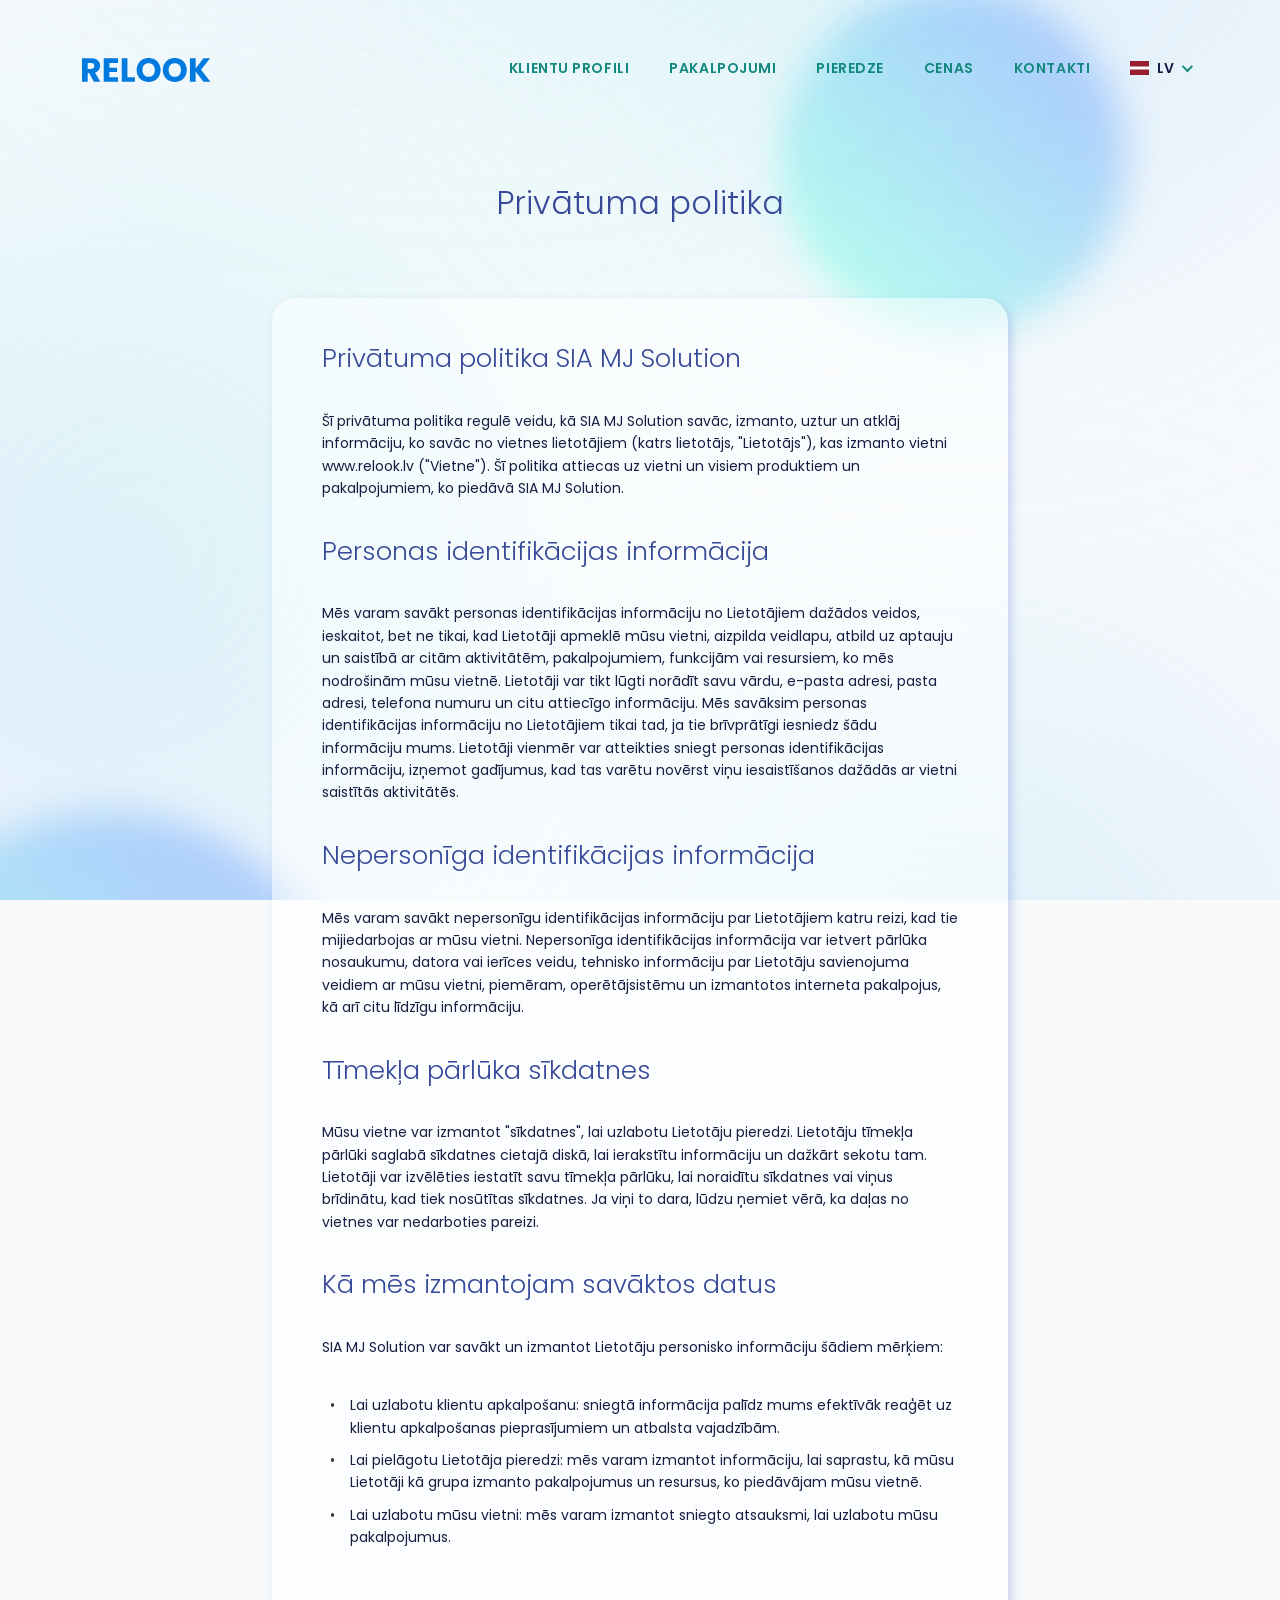
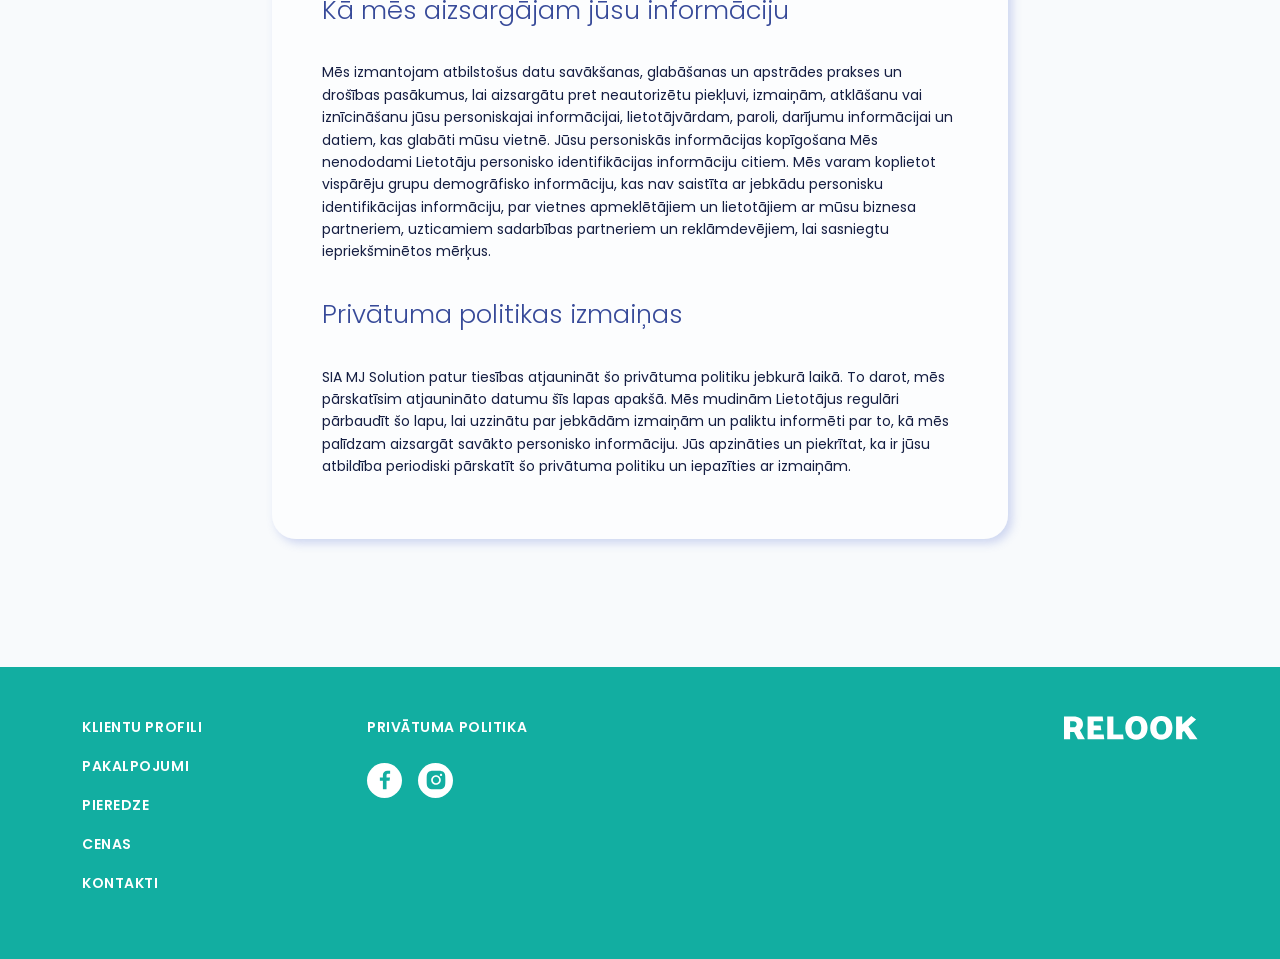
<file: privacy.html>
<!doctype html>
<html class="no-js" lang="lv">
<head>
    <script id="usercentrics-cmp" src="https://web.cmp.usercentrics.eu/ui/loader.js" data-settings-id="sHhSLBIj965E4s" async></script>
    <!-- Google Tag Manager -->
    <script>(function(w,d,s,l,i){w[l]=w[l]||[];w[l].push({'gtm.start':
            new Date().getTime(),event:'gtm.js'});var f=d.getElementsByTagName(s)[0],
        j=d.createElement(s),dl=l!='dataLayer'?'&l='+l:'';j.async=true;j.src=
        'https://www.googletagmanager.com/gtm.js?id='+i+dl;f.parentNode.insertBefore(j,f);
    })(window,document,'script','dataLayer','GTM-PK3DQ2GX');</script>
    <!-- End Google Tag Manager -->

    <title>Privātuma Politika - Relook</title>
    <meta charset="utf-8">
    <meta name="viewport" content="width=device-width, initial-scale=1.0, viewport-fit=cover">
    <meta name="description" content="Uzzini, kā Relook apstrādā un aizsargā tavus datus, ievērojot jaunākos privātuma un drošības standartus tiešsaistē.">
    <link rel="canonical" href="https://www.relook.lv/privacy">
    <link rel="alternate" hreflang="lv" href="https://www.relook.lv/privacy">
    <link rel="alternate" hreflang="en" href="https://www.relook.lv/en/privacy">
    <link rel="alternate" hreflang="x-default" href="https://www.relook.lv/privacy">
    <meta property="og:title" content="Privātuma Politika - Relook">
    <meta property="og:type" content="website">
    <meta property="og:url" content="https://www.relook.lv/privacy">
    <meta property="og:image" content="https://www.relook.lv/img/relook_post_lv.jpg">
    <meta property="og:image:alt" content="Relook - Digitālā mārketinga aģentūra">
    <meta property="og:description" content="Uzzini, kā Relook apstrādā un aizsargā tavus datus, ievērojot jaunākos privātuma un drošības standartus tiešsaistē.">
    <meta property="og:locale" content="lv_LV">
    <meta property="og:locale:alternate" content="en_US">
    <meta property="og:site_name" content="Relook">
    <meta name="mobile-web-app-capable" content="yes">
    <meta name="theme-color" content="#12AEA1">

    <!-- Twitter -->
    <meta name="twitter:card" content="summary_large_image">
    <meta name="twitter:title" content="Privātuma Politika | Relook">
    <meta name="twitter:description" content="Uzzini, kā Relook apstrādā un aizsargā tavus datus, ievērojot jaunākos privātuma un drošības standartus tiešsaistē.">
    <meta name="twitter:image" content="https://www.relook.lv/img/relook_post_lv.jpg">

    <link rel="icon" href="favicon.ico" sizes="any">
    <link rel="icon" href="icon.png" type="image/png" sizes="32x32">
    <link rel="icon" href="icon_192_192.png" type="image/png" sizes="192x192">
    <link rel="apple-touch-icon" href="icon.png">
    <link rel="shortcut icon" href="icon.png" type="image/x-icon">
    <link rel="manifest" href="site.webmanifest">
    <link rel="preconnect" href="https://fonts.googleapis.com">
    <link rel="preconnect" href="https://fonts.gstatic.com" crossorigin>
    <link href="https://fonts.googleapis.com/css2?family=Poppins:ital,wght@0,100;0,200;0,300;0,400;0,500;0,600;0,700;0,800;0,900;1,100;1,200;1,300;1,400;1,500;1,600;1,700;1,800;1,900&display=swap" rel="stylesheet">
    <link rel="stylesheet" href="css/bootstrap.min.css">
    <link rel="stylesheet" href="css/style.css">
</head>
<body>
<!-- Google Tag Manager (noscript) -->
<noscript><iframe src="https://www.googletagmanager.com/ns.html?id=GTM-PK3DQ2GX" height="0" width="0" style="display:none;visibility:hidden"></iframe></noscript>
<!-- End Google Tag Manager (noscript) -->
<div class="page-background"></div>
<header>
    <nav class="navbar navbar-expand-lg navbar-light py-5">
        <div class="container">
            <a class="navbar-brand" href="./">
                <img src="img/relook.svg" alt="Relook" height="24" class="logo-default">
                <img src="img/footer_logo.svg" alt="Relook" height="24" class="logo-white">
            </a>
            <button class="navbar-toggler" type="button" data-bs-toggle="collapse" data-bs-target="#menu" aria-controls="menu" aria-expanded="false" aria-label="Toggle navigation">
                <span class="navbar-toggler-icon"></span>
            </button>
            <div class="collapse navbar-collapse" id="menu">
                <ul class="navbar-nav ms-auto gap-4">
                    <li class="nav-item"><a class="nav-link" href="./#profiles">Klientu profili</a></li>
                    <li class="nav-item"><a class="nav-link" href="./#services">Pakalpojumi</a></li>
                    <li class="nav-item"><a class="nav-link" href="./#experience">Pieredze</a></li>
                    <li class="nav-item"><a class="nav-link" href="./#prices">Cenas</a></li>
                    <li class="nav-item"><a class="nav-link" href="./#contacts">Kontakti</a></li>
                    <!-- Desktop language dropdown (hidden on mobile) -->
                    <li class="nav-item dropdown custom-lang-dropdown desktop-lang">
                        <a class="nav-link dropdown-toggle d-flex align-items-center" href="#" id="language" role="button" data-bs-toggle="dropdown" aria-expanded="false">
                            <span class="fi fi-lv me-2"></span> LV
                        </a>
                        <ul class="dropdown-menu dropdown-menu-end" aria-labelledby="language">
                            <li>
                                <a class="dropdown-item active" href="./">
                                    <span class="check-icon ms-3"></span>
                                    Latviešu
                                </a>
                            </li>
                            <li>
                                <a class="dropdown-item" href="/en/privacy">
                                    <span class="check-icon ms-3"></span>
                                    English
                                </a>
                            </li>
                        </ul>
                    </li>
                    <!-- Mobile language selector (inline, shown in overlay) -->
                    <li class="nav-item mobile-lang">
                        <button class="lang-toggle" type="button" data-bs-toggle="collapse" data-bs-target="#mobileLangOptions" aria-expanded="false" aria-controls="mobileLangOptions">
                            <span class="fi fi-lv"></span> LV
                            <span class="lang-arrow"></span>
                        </button>
                        <div class="collapse" id="mobileLangOptions">
                            <div class="mobile-lang-options">
                                <a href="./" class="lang-option active-lang">
                                    <span class="check-icon ms-3"></span>
                                    Latviešu
                                </a>
                                <a href="/en/privacy" class="lang-option">
                                    <span class="check-icon ms-3"></span>
                                    English
                                </a>
                            </div>
                        </div>
                    </li>
                </ul>
            </div>
        </div>
    </nav>
</header>
<main>
    <section id="privacy" class="py-5">
        <div class="container">
            <h1 class="text-center mb-4">Privātuma politika</h1>
            <div class="row g-4 justify-content-center">
                <div class="col-md-8">
                    <div class="card">
                        <h3 class="mb-3">Privātuma politika SIA MJ Solution</h3>
                        <p class="description">
                            Šī privātuma politika regulē veidu, kā SIA MJ Solution savāc, izmanto, uztur un atklāj informāciju,
                            ko savāc no vietnes lietotājiem (katrs lietotājs, "Lietotājs"), kas izmanto vietni www.relook.lv ("Vietne").
                            Šī politika attiecas uz vietni un visiem produktiem un pakalpojumiem, ko piedāvā SIA MJ Solution.
                        </p>
                        <h3 class="mb-3">Personas identifikācijas informācija</h3>
                        <p class="description">
                            Mēs varam savākt personas identifikācijas informāciju no Lietotājiem dažādos veidos, ieskaitot, bet ne tikai,
                            kad Lietotāji apmeklē mūsu vietni, aizpilda veidlapu, atbild uz aptauju un saistībā ar citām aktivitātēm, pakalpojumiem, funkcijām vai resursiem,
                            ko mēs nodrošinām mūsu vietnē. Lietotāji var tikt lūgti norādīt savu vārdu, e-pasta adresi, pasta adresi, telefona numuru un citu attiecīgo informāciju.
                            Mēs savāksim personas identifikācijas informāciju no Lietotājiem tikai tad, ja tie brīvprātīgi iesniedz šādu informāciju mums.
                            Lietotāji vienmēr var atteikties sniegt personas identifikācijas informāciju, izņemot gadījumus,
                            kad tas varētu novērst viņu iesaistīšanos dažādās ar vietni saistītās aktivitātēs.
                        </p>
                        <h3 class="mb-3">Nepersonīga identifikācijas informācija</h3>
                        <p class="description">
                            Mēs varam savākt nepersonīgu identifikācijas informāciju par Lietotājiem katru reizi, kad tie mijiedarbojas ar mūsu vietni.
                            Nepersonīga identifikācijas informācija var ietvert pārlūka nosaukumu, datora vai ierīces veidu,
                            tehnisko informāciju par Lietotāju savienojuma veidiem ar mūsu vietni, piemēram, operētājsistēmu un izmantotos interneta pakalpojus,
                            kā arī citu līdzīgu informāciju.
                        </p>
                        <h3 class="mb-3">Tīmekļa pārlūka sīkdatnes</h3>
                        <p class="description">
                            Mūsu vietne var izmantot "sīkdatnes", lai uzlabotu Lietotāju pieredzi.
                            Lietotāju tīmekļa pārlūki saglabā sīkdatnes cietajā diskā, lai ierakstītu informāciju un dažkārt sekotu tam.
                            Lietotāji var izvēlēties iestatīt savu tīmekļa pārlūku, lai noraidītu sīkdatnes vai viņus brīdinātu, kad tiek nosūtītas sīkdatnes.
                            Ja viņi to dara, lūdzu ņemiet vērā, ka daļas no vietnes var nedarboties pareizi.
                        </p>
                        <h3 class="mb-3">Kā mēs izmantojam savāktos datus</h3>
                        <p class="description">
                            SIA MJ Solution var savākt un izmantot Lietotāju personisko informāciju šādiem mērķiem:
                        </p>
                        <ul>
                            <li>Lai uzlabotu klientu apkalpošanu: sniegtā informācija palīdz mums efektīvāk reaģēt uz klientu apkalpošanas pieprasījumiem un atbalsta vajadzībām.</li>
                            <li>Lai pielāgotu Lietotāja pieredzi: mēs varam izmantot informāciju, lai saprastu, kā mūsu Lietotāji kā grupa izmanto pakalpojumus un resursus, ko piedāvājam mūsu vietnē.</li>
                            <li>Lai uzlabotu mūsu vietni: mēs varam izmantot sniegto atsauksmi, lai uzlabotu mūsu pakalpojumus.</li>
                        </ul>
                        <h3 class="mb-3">Kā mēs aizsargājam jūsu informāciju</h3>
                        <p class="description">
                            Mēs izmantojam atbilstošus datu savākšanas, glabāšanas un apstrādes prakses un drošības pasākumus,
                            lai aizsargātu pret neautorizētu piekļuvi, izmaiņām, atklāšanu vai iznīcināšanu jūsu personiskajai informācijai,
                            lietotājvārdam, paroli, darījumu informācijai un datiem, kas glabāti mūsu vietnē.
                            Jūsu personiskās informācijas kopīgošana Mēs nenododami Lietotāju personisko identifikācijas informāciju citiem.
                            Mēs varam koplietot vispārēju grupu demogrāfisko informāciju, kas nav saistīta ar jebkādu personisku identifikācijas informāciju,
                            par vietnes apmeklētājiem un lietotājiem ar mūsu biznesa partneriem, uzticamiem sadarbības partneriem un reklāmdevējiem, lai sasniegtu iepriekšminētos mērķus.
                        </p>
                        <h3 class="mb-3">Privātuma politikas izmaiņas</h3>
                        <p class="description">
                            SIA MJ Solution patur tiesības atjaunināt šo privātuma politiku jebkurā laikā.
                            To darot, mēs pārskatīsim atjaunināto datumu šīs lapas apakšā.
                            Mēs mudinām Lietotājus regulāri pārbaudīt šo lapu, lai uzzinātu par jebkādām izmaiņām un paliktu informēti par to,
                            kā mēs palīdzam aizsargāt savākto personisko informāciju. Jūs apzināties un piekrītat,
                            ka ir jūsu atbildība periodiski pārskatīt šo privātuma politiku un iepazīties ar izmaiņām.
                        </p>
                    </div>
                </div>
            </div>
        </div>
    </section>
</main>
<footer class="footer-section py-5">
    <div class="container">
        <div class="row align-items-start">
            <div class="col-md-3 col-6 mb-4 mb-md-0">
                <ul class="list-unstyled footer-nav">
                    <li><a href="./#profiles" class="text-decoration-none">Klientu profili</a></li>
                    <li><a href="./#services" class="text-decoration-none">Pakalpojumi</a></li>
                    <li><a href="./#experience" class="text-decoration-none">Pieredze</a></li>
                    <li><a href="./#prices" class="text-decoration-none">Cenas</a></li>
                    <li><a href="./#contacts" class="text-decoration-none">Kontakti</a></li>
                </ul>
            </div>
            <div class="col-md-5 col-6 mb-4 mb-md-0">
                <div class="footer-privacy mb-4">
                    <a href="/privacy">Privātuma politika</a>
                </div>
                <div class="footer-socials d-flex gap-3">
                    <a href="https://www.facebook.com/RelookAgency" class="social-circle" aria-label="Facebook" target="_blank" rel="noopener noreferrer">
                        <img src="img/facebook.svg" alt="Facebook">
                    </a>
                    <a href="https://www.instagram.com/relook.agency/" class="social-circle" aria-label="Instagram" target="_blank" rel="noopener noreferrer">
                        <img src="img/instagram.svg" alt="Instagram">
                    </a>
                </div>
            </div>
            <div class="col-md-4 text-md-end text-start">
                <a class="footer-logo" href="./">
                    <img src="img/footer_logo.svg" alt="Relook" height="24">
                </a>
            </div>
        </div>
    </div>
</footer>
<script src="js/bootstrap.bundle.min.js"></script>
<script src="js/app.js"></script>
</body>
</html>
</file>
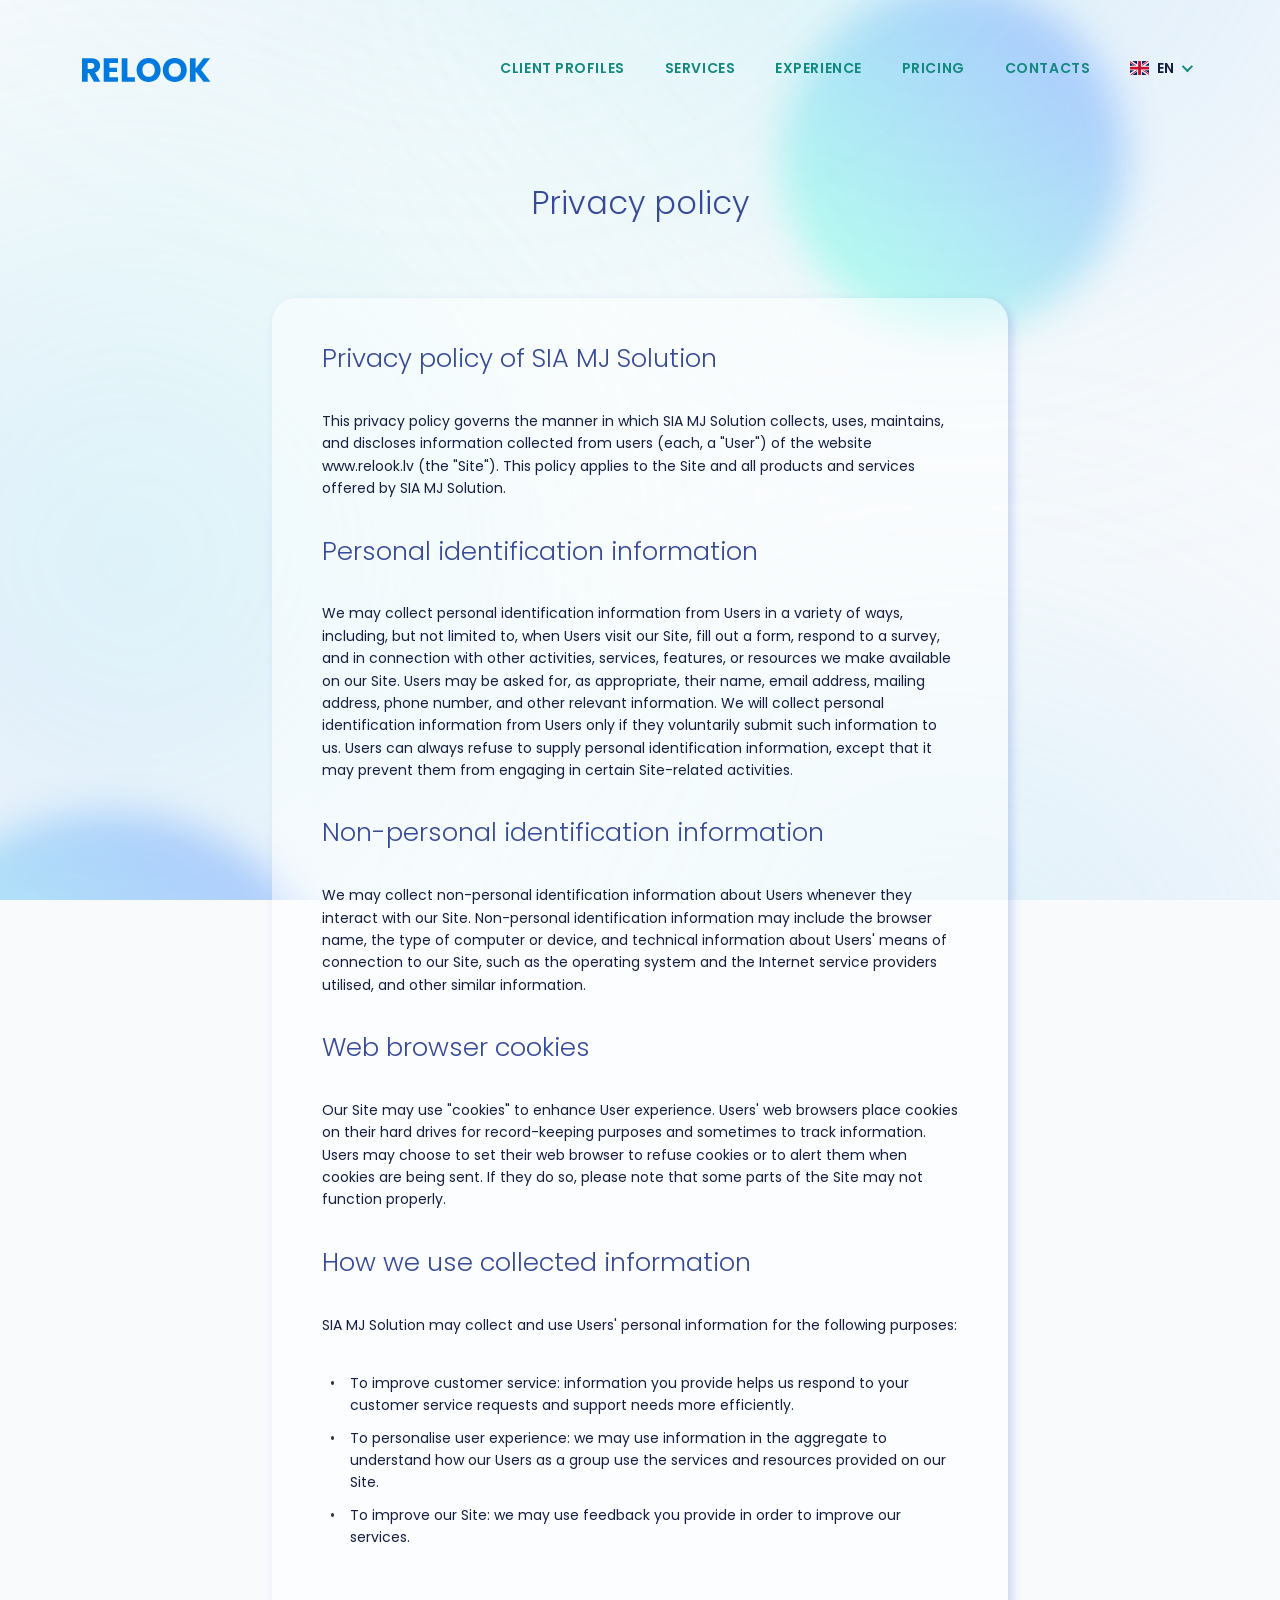
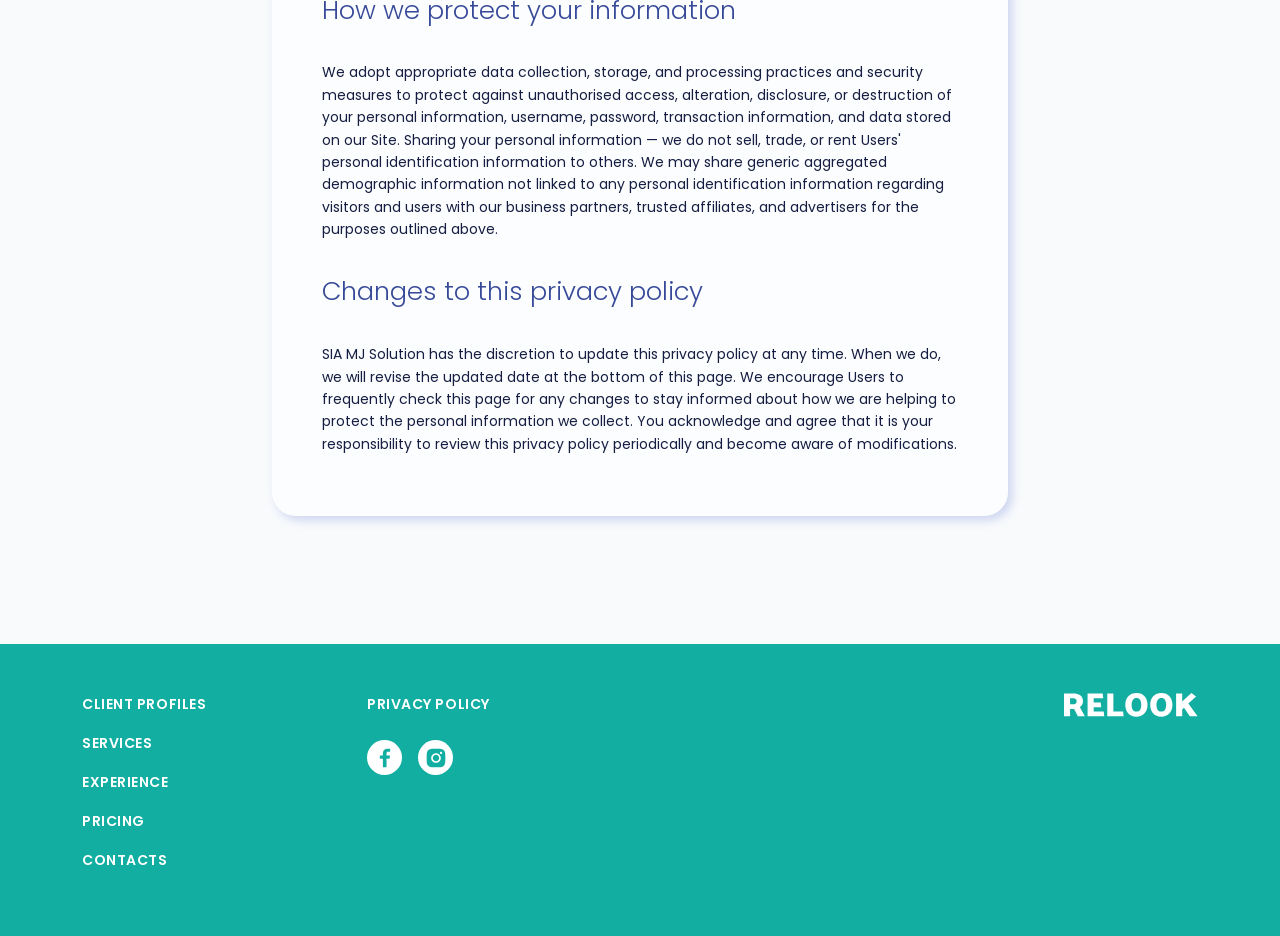
<file: en/privacy.html>
<!doctype html>
<html class="no-js" lang="en">
<head>
  <script id="usercentrics-cmp" src="https://web.cmp.usercentrics.eu/ui/loader.js" data-settings-id="sHhSLBIj965E4s" async></script>
  <!-- Google Tag Manager -->
  <script>(function(w,d,s,l,i){w[l]=w[l]||[];w[l].push({'gtm.start':
            new Date().getTime(),event:'gtm.js'});var f=d.getElementsByTagName(s)[0],
          j=d.createElement(s),dl=l!='dataLayer'?'&l='+l:'';j.async=true;j.src=
          'https://www.googletagmanager.com/gtm.js?id='+i+dl;f.parentNode.insertBefore(j,f);
  })(window,document,'script','dataLayer','GTM-PK3DQ2GX');</script>
  <!-- End Google Tag Manager -->

  <title>Privacy policy - Relook</title>
  <meta charset="utf-8">
  <meta name="viewport" content="width=device-width, initial-scale=1.0, viewport-fit=cover">
  <meta name="description" content="Learn how Relook collects, uses, and protects your personal data in accordance with the latest privacy and security standards.">
  <link rel="canonical" href="https://www.relook.lv/en/privacy">
  <link rel="alternate" hreflang="lv" href="https://www.relook.lv/privacy">
  <link rel="alternate" hreflang="en" href="https://www.relook.lv/en/privacy">
  <link rel="alternate" hreflang="x-default" href="https://www.relook.lv/privacy">
  <meta property="og:title" content="Privacy policy - Relook">
  <meta property="og:type" content="website">
  <meta property="og:url" content="https://www.relook.lv/en/privacy">
  <meta property="og:image" content="https://www.relook.lv/img/relook_post_en.jpg">
  <meta property="og:image:alt" content="Relook - Digital marketing agency">
  <meta property="og:description" content="Learn how Relook collects, uses, and protects your personal data in accordance with the latest privacy and security standards.">
  <meta property="og:locale" content="en_US">
  <meta property="og:locale:alternate" content="lv_LV">
  <meta property="og:site_name" content="Relook">
  <meta name="mobile-web-app-capable" content="yes">
  <meta name="theme-color" content="#12AEA1">

  <!-- Twitter -->
  <meta name="twitter:card" content="summary_large_image">
  <meta name="twitter:title" content="Privacy policy | Relook">
  <meta name="twitter:description" content="Learn how Relook collects, uses, and protects your personal data in accordance with the latest privacy and security standards.">
  <meta name="twitter:image" content="https://www.relook.lv/img/relook_post_en.jpg">

  <link rel="icon" href="../favicon.ico" sizes="any">
  <link rel="icon" href="../icon.png" type="image/png" sizes="32x32">
  <link rel="icon" href="../icon_192_192.png" type="image/png" sizes="192x192">
  <link rel="apple-touch-icon" href="../icon.png">
  <link rel="shortcut icon" href="../icon.png" type="image/x-icon">
  <link rel="manifest" href="../site.webmanifest">
  <link rel="preconnect" href="https://fonts.googleapis.com">
  <link rel="preconnect" href="https://fonts.gstatic.com" crossorigin>
  <link href="https://fonts.googleapis.com/css2?family=Poppins:ital,wght@0,100;0,200;0,300;0,400;0,500;0,600;0,700;0,800;0,900;1,100;1,200;1,300;1,400;1,500;1,600;1,700;1,800;1,900&display=swap" rel="stylesheet">
  <link rel="stylesheet" href="../css/bootstrap.min.css">
  <link rel="stylesheet" href="../css/style.css">
</head>
<body>
<!-- Google Tag Manager (noscript) -->
<noscript><iframe src="https://www.googletagmanager.com/ns.html?id=GTM-PK3DQ2GX" height="0" width="0" style="display:none;visibility:hidden"></iframe></noscript>
<!-- End Google Tag Manager (noscript) -->
<div class="page-background"></div>
<header>
  <nav class="navbar navbar-expand-lg navbar-light py-5">
    <div class="container">
      <a class="navbar-brand" href="./">
        <img src="../img/relook.svg" alt="Relook" height="24" class="logo-default">
        <img src="../img/footer_logo.svg" alt="Relook" height="24" class="logo-white">
      </a>
      <button class="navbar-toggler" type="button" data-bs-toggle="collapse" data-bs-target="#menu" aria-controls="menu" aria-expanded="false" aria-label="Toggle navigation">
        <span class="navbar-toggler-icon"></span>
      </button>
      <div class="collapse navbar-collapse" id="menu">
        <ul class="navbar-nav ms-auto gap-4">
          <li class="nav-item"><a class="nav-link" href="./#profiles">Client profiles</a></li>
          <li class="nav-item"><a class="nav-link" href="./#services">Services</a></li>
          <li class="nav-item"><a class="nav-link" href="./#experience">Experience</a></li>
          <li class="nav-item"><a class="nav-link" href="./#prices">Pricing</a></li>
          <li class="nav-item"><a class="nav-link" href="./#contacts">Contacts</a></li>
          <!-- Desktop language dropdown (hidden on mobile) -->
          <li class="nav-item dropdown custom-lang-dropdown desktop-lang">
            <a class="nav-link dropdown-toggle d-flex align-items-center" href="#" id="language" role="button" data-bs-toggle="dropdown" aria-expanded="false">
              <span class="fi fi-gb me-2"></span> EN
            </a>
            <ul class="dropdown-menu dropdown-menu-end" aria-labelledby="language">
              <li>
                <a class="dropdown-item" href="/privacy">
                  <span class="check-icon ms-3"></span>
                  Latviešu
                </a>
              </li>
              <li>
                <a class="dropdown-item active" href="/en/privacy">
                  <span class="check-icon ms-3"></span>
                  English
                </a>
              </li>
            </ul>
          </li>
          <!-- Mobile language selector (inline, shown in overlay) -->
          <li class="nav-item mobile-lang">
            <button class="lang-toggle" type="button" data-bs-toggle="collapse" data-bs-target="#mobileLangOptions" aria-expanded="false" aria-controls="mobileLangOptions">
              <span class="fi fi-gb"></span> EN
              <span class="lang-arrow"></span>
            </button>
            <div class="collapse" id="mobileLangOptions">
              <div class="mobile-lang-options">
                <a href="/privacy" class="lang-option">
                  <span class="check-icon ms-3"></span>
                  Latviešu
                </a>
                <a href="/en/privacy" class="lang-option active-lang">
                  <span class="check-icon ms-3"></span>
                  English
                </a>
              </div>
            </div>
          </li>
        </ul>
      </div>
    </div>
  </nav>
</header>
<main>
  <section id="privacy" class="py-5">
    <div class="container">
      <h1 class="text-center mb-4">Privacy policy</h1>
      <div class="row g-4 justify-content-center">
        <div class="col-md-8">
          <div class="card">
            <h3 class="mb-3">Privacy policy of SIA MJ Solution</h3>
            <p class="description">
              This privacy policy governs the manner in which SIA MJ Solution collects, uses, maintains, and discloses
              information collected from users (each, a "User") of the website www.relook.lv (the "Site").
              This policy applies to the Site and all products and services offered by SIA MJ Solution.
            </p>

            <h3 class="mb-3">Personal identification information</h3>
            <p class="description">
              We may collect personal identification information from Users in a variety of ways, including, but not limited to,
              when Users visit our Site, fill out a form, respond to a survey, and in connection with other activities, services,
              features, or resources we make available on our Site. Users may be asked for, as appropriate, their name,
              email address, mailing address, phone number, and other relevant information.
              We will collect personal identification information from Users only if they voluntarily submit such information to us.
              Users can always refuse to supply personal identification information, except that it may prevent them
              from engaging in certain Site-related activities.
            </p>

            <h3 class="mb-3">Non-personal identification information</h3>
            <p class="description">
              We may collect non-personal identification information about Users whenever they interact with our Site.
              Non-personal identification information may include the browser name, the type of computer or device,
              and technical information about Users' means of connection to our Site, such as the operating system
              and the Internet service providers utilised, and other similar information.
            </p>

            <h3 class="mb-3">Web browser cookies</h3>
            <p class="description">
              Our Site may use "cookies" to enhance User experience. Users' web browsers place cookies on their hard drives
              for record-keeping purposes and sometimes to track information. Users may choose to set their web browser
              to refuse cookies or to alert them when cookies are being sent. If they do so, please note that some
              parts of the Site may not function properly.
            </p>

            <h3 class="mb-3">How we use collected information</h3>
            <p class="description">
              SIA MJ Solution may collect and use Users' personal information for the following purposes:
            </p>
            <ul>
              <li>To improve customer service: information you provide helps us respond to your customer service requests and support needs more efficiently.</li>
              <li>To personalise user experience: we may use information in the aggregate to understand how our Users as a group use the services and resources provided on our Site.</li>
              <li>To improve our Site: we may use feedback you provide in order to improve our services.</li>
            </ul>

            <h3 class="mb-3">How we protect your information</h3>
            <p class="description">
              We adopt appropriate data collection, storage, and processing practices and security measures to protect
              against unauthorised access, alteration, disclosure, or destruction of your personal information,
              username, password, transaction information, and data stored on our Site.
              Sharing your personal information — we do not sell, trade, or rent Users' personal identification information to others.
              We may share generic aggregated demographic information not linked to any personal identification information
              regarding visitors and users with our business partners, trusted affiliates, and advertisers for the purposes
              outlined above.
            </p>

            <h3 class="mb-3">Changes to this privacy policy</h3>
            <p class="description">
              SIA MJ Solution has the discretion to update this privacy policy at any time. When we do, we will revise
              the updated date at the bottom of this page. We encourage Users to frequently check this page for any
              changes to stay informed about how we are helping to protect the personal information we collect.
              You acknowledge and agree that it is your responsibility to review this privacy policy periodically
              and become aware of modifications.
            </p>
          </div>
        </div>
      </div>
    </div>
  </section>
</main>
<footer class="footer-section py-5">
  <div class="container">
    <div class="row align-items-start">
      <div class="col-md-3 col-6 mb-4 mb-md-0">
        <ul class="list-unstyled footer-nav">
          <li><a href="./#profiles" class="text-decoration-none">Client profiles</a></li>
          <li><a href="./#services" class="text-decoration-none">Services</a></li>
          <li><a href="./#experience" class="text-decoration-none">Experience</a></li>
          <li><a href="./#prices" class="text-decoration-none">Pricing</a></li>
          <li><a href="./#contacts" class="text-decoration-none">Contacts</a></li>
        </ul>
      </div>
      <div class="col-md-5 col-6 mb-4 mb-md-0">
        <div class="footer-privacy mb-4">
          <a href="/en/privacy">Privacy policy</a>
        </div>
        <div class="footer-socials d-flex gap-3">
          <a href="https://www.facebook.com/RelookAgency" class="social-circle" aria-label="Facebook" target="_blank" rel="noopener noreferrer">
            <img src="../img/facebook.svg" alt="Facebook">
          </a>
          <a href="https://www.instagram.com/relook.agency/" class="social-circle" aria-label="Instagram" target="_blank" rel="noopener noreferrer">
            <img src="../img/instagram.svg" alt="Instagram">
          </a>
        </div>
      </div>
      <div class="col-md-4 text-md-end text-start">
        <a class="footer-logo" href="./">
          <img src="../img/footer_logo.svg" alt="Relook" height="24">
        </a>
      </div>
    </div>
  </div>
</footer>
<script src="../js/bootstrap.bundle.min.js"></script>
<script src="../js/app.js"></script>
</body>
</html>
</file>
<file: css/style.css>
:root {
  --color-primary:    #12AEA1;
  --color-heading:    #374A99;
  --color-nav-text:   #13887E;
  --color-text:       #151E42;
  --color-text-light: #4C66D0;
  --shadow-card:      4px 4px 10px 0 rgba(76, 102, 208, 0.25);

  /* Animation timing — change these to adjust speed site-wide */
  --hero-duration:    0.65s;   /* hero load animation duration      */
  --hero-delay-step:  0.13s;   /* delay between each hero element   */
  --reveal-duration:  0.55s;   /* scroll-reveal animation duration  */
  --reveal-stagger:   0.12s;   /* delay between staggered siblings  */
}

body, h1, h2, h3, h4, h5, h6, p, span, a, li {
  font-family: "Poppins", sans-serif;
}

.page-background {
  position: fixed;
  inset: 0;
  z-index: -100;
  background-image: url('../img/bg.svg');
  background-size: cover;
  background-position: center;
  background-repeat: no-repeat;
  pointer-events: none;
}

body {
  background-color: #f8fafc;
  min-height: 100vh;
  display: flex;
  flex-direction: column;
}

main {
  flex: 1;
}

/* ─── Typography ─────────────────────────────────────────────────────────── */

section h1,
section h2 {
  color: var(--color-heading);
  font-weight: 300;
  font-size: 2rem;
  line-height: 1.2;
  text-align: center;
  margin-bottom: 30px;
  max-width: 30ch;
  margin-left: auto;
  margin-right: auto;
}

section h3 {
  color: var(--color-heading);
  font-weight: 300;
  font-size: 1.6rem;
  margin-bottom: 20px;
}

.section-label {
  color: var(--color-text-light);
  display: block;
  font-weight: 400;
  font-size: 1rem;
}

/* ─── Section Spacing ────────────────────────────────────────────────────── */

main section {
  padding-top: 80px;
  padding-bottom: 80px;
}

@media (max-width: 768px) {
  main section {
    padding-top: 50px;
    padding-bottom: 50px;
  }
}

/* ─── Buttons ────────────────────────────────────────────────────────────── */

.btn-primary {
  background-color: var(--color-primary);
  border: none;
  padding: 15px 40px;
  font-weight: bold;
  text-transform: uppercase;
  letter-spacing: 1px;
  border-radius: 8px;
  box-shadow: 0 10px 20px rgba(30, 178, 166, 0.3);
  transition: transform 0.2s ease, box-shadow 0.2s ease;
  margin-top: 30px;
  font-size: 14px;
}

.btn-primary:hover,
.btn-primary:focus {
  background-color: #17a095;
  border: none;
  transform: translateY(-2px);
  box-shadow: 0 12px 25px rgba(30, 178, 166, 0.4);
}

.btn-primary:active {
  background-color: var(--color-text-light) !important;
}

/* ─── Navbar ─────────────────────────────────────────────────────────────── */

.navbar-toggler {
  border: none;
  box-shadow: none;
}

.navbar-toggler:focus,
.navbar-toggler:active {
  box-shadow: none;
  outline: none;
}

.navbar-toggler-icon {
  background-image: url("data:image/svg+xml,%3csvg xmlns='http://www.w3.org/2000/svg' viewBox='0 0 30 30'%3e%3cpath stroke='rgba(19,136,126,1)' stroke-linecap='round' stroke-miterlimit='10' stroke-width='2' d='M4 7h22M4 15h22M4 23h22'/%3e%3c/svg%3e");
}

/* ─── Full-Screen Mobile Overlay ─────────────────────────────────────────────
   Position/layout is driven by .overlay-open / .overlay-closing on the
   navbar — never by Bootstrap's own .show / .collapsing — so the overlay
   stays fixed even during the 1-frame gap where Bootstrap swaps classes.    */

.logo-white {
  display: none;
}

@media (max-width: 991.98px) {
  .navbar.overlay-open .navbar-collapse,
  .navbar.overlay-closing .navbar-collapse {
    position: fixed;
    top: 0;
    left: 0;
    width: 100vw;
    height: 100vh !important;
    background-color: var(--color-primary);
    z-index: 1040;
    display: flex !important;
    flex-direction: column;
    justify-content: center;
    align-items: center;
    overflow-y: auto;
    padding: 80px 24px 40px;
  }

  /* Fade in when opening */
  .navbar.overlay-open .navbar-collapse.collapsing {
    opacity: 0;
    transition: opacity 0.25s ease !important;
  }

  .navbar.overlay-open .navbar-collapse.show {
    opacity: 1;
    transition: opacity 0.25s ease;
  }

  /* Fade out when closing */
  .navbar.overlay-closing .navbar-collapse {
    opacity: 0;
    transition: opacity 0.25s ease !important;
    pointer-events: none;
  }

  /* Brand and toggler float above the overlay */
  .navbar.overlay-open .navbar-brand,
  .navbar.overlay-open .navbar-toggler,
  .navbar.overlay-closing .navbar-brand,
  .navbar.overlay-closing .navbar-toggler {
    position: relative;
    z-index: 1042;
  }

  /* Logo swap */
  .navbar.overlay-open .logo-default,
  .navbar.overlay-closing .logo-default {
    display: none;
  }

  .navbar.overlay-open .logo-white,
  .navbar.overlay-closing .logo-white {
    display: inline-block;
  }

  /* Toggler: X icon when overlay open or closing */
  .navbar.overlay-open .navbar-toggler,
  .navbar.overlay-closing .navbar-toggler {
    border-color: rgba(255, 255, 255, 0.5);
    pointer-events: none;
  }

  .navbar.overlay-open .navbar-toggler {
    pointer-events: auto;
  }

  .navbar.overlay-open .navbar-toggler-icon,
  .navbar.overlay-closing .navbar-toggler-icon {
    background-image: url("data:image/svg+xml,%3csvg xmlns='http://www.w3.org/2000/svg' viewBox='0 0 30 30'%3e%3cline x1='4' y1='4' x2='26' y2='26' stroke='white' stroke-width='2.5' stroke-linecap='round'/%3e%3cline x1='26' y1='4' x2='4' y2='26' stroke='white' stroke-width='2.5' stroke-linecap='round'/%3e%3c/svg%3e");
  }

  /* Nav links in overlay */
  .navbar.overlay-open .navbar-collapse .navbar-nav,
  .navbar.overlay-closing .navbar-collapse .navbar-nav {
    width: 100%;
    align-items: center;
    gap: 0 !important;
  }

  .navbar.overlay-open .navbar-collapse .navbar-nav > .nav-item > .nav-link {
    color: #ffffff !important;
    font-size: 1.5rem !important;
    font-weight: 700 !important;
    text-transform: uppercase;
    letter-spacing: 0.08em;
    padding: 14px 0 !important;
    text-align: center;
  }

  .navbar.overlay-open .navbar-collapse .navbar-nav > .nav-item > .nav-link:hover {
    color: #ffffff !important;
    opacity: 0.75;
  }

  /* Desktop lang dropdown hidden on mobile */
  .desktop-lang {
    display: none !important;
  }

  /* Mobile language selector */
  .mobile-lang .lang-toggle {
    background: none;
    border: none;
    color: #ffffff;
    font-family: "Poppins", sans-serif;
    font-size: 1.5rem;
    font-weight: 700;
    text-transform: uppercase;
    letter-spacing: 0.08em;
    padding: 14px 0;
    display: flex;
    align-items: center;
    justify-content: center;
    gap: 10px;
    cursor: pointer;
    width: 100%;
  }

  .mobile-lang .lang-arrow {
    display: inline-block;
    width: 8px;
    height: 8px;
    border-right: 2px solid white;
    border-bottom: 2px solid white;
    transform: rotate(45deg) translateY(-2px);
    transform-origin: center center;
    transition: none;
    vertical-align: middle;
  }

  .mobile-lang .lang-toggle[aria-expanded="true"] .lang-arrow {
    transform: rotate(225deg);
    position: relative;
    left: 2px;
    margin-top: 2px;
  }

  .mobile-lang-options {
    display: flex;
    flex-direction: column;
    align-items: center;
    padding-bottom: 8px;
    padding-right: 20px;
  }

  .mobile-lang-options .lang-option {
    color: rgba(255, 255, 255, 0.7) !important;
    font-size: 1rem !important;
    font-weight: 600 !important;
    text-transform: uppercase;
    letter-spacing: 0.08em;
    padding: 10px 0 !important;
    text-decoration: none;
    display: flex;
    align-items: center;
    justify-content: flex-end;
  }

  .mobile-lang-options .lang-option.active-lang {
    color: #ffffff !important;
  }

  .mobile-lang-options .check-icon {
    width: 18px;
    height: 18px;
    margin-right: 15px;
    display: flex;
    align-items: center;
    justify-content: center;
  }

  .mobile-lang-options .check-icon::after {
    content: '';
    width: 6px;
    height: 16px;
    border: solid white;
    border-width: 0 2.5px 2.5px 0;
    transform: rotate(45deg);
    display: block;
  }

  .mobile-lang-options .lang-option:not(.active-lang) .check-icon {
    visibility: hidden;
  }
}

@media (min-width: 992px) {
  .mobile-lang {
    display: none !important;
  }
}

.navbar .nav-link {
  color: var(--color-nav-text);
  font-weight: 600;
  text-transform: uppercase;
  letter-spacing: 0.04em;
  font-size: 14px;
  line-height: 1;
}

.navbar .nav-link:hover {
  color: var(--color-primary);
}

.navbar .nav-link.dropdown-toggle {
  color: var(--color-text);
}

/* ─── Language Dropdown ───────────────────────────────────────────────────── */

.custom-lang-dropdown .dropdown-toggle::after {
  display: inline-block;
  margin-left: 0.5em;
  content: "";
  width: 8px;
  height: 8px;
  transform: rotate(45deg) translateY(-2px);
  transform-origin: center center;
  transition: none;
  border: 0 none;
  border-right: 2px solid var(--color-nav-text);
  border-bottom: 2px solid var(--color-nav-text);
  vertical-align: middle;
}

.custom-lang-dropdown .dropdown-toggle.show::after {
  transform: rotate(225deg);
  position: relative;
  left: 2px;
  margin-top: 2px;
}

.custom-lang-dropdown .dropdown-menu {
  padding: 10px 20px 10px 0;
  border-radius: 25px;
  border: none;
  background: #FFFFFF;
  box-shadow: 0 10px 40px rgba(21, 30, 66, 0.12);
  margin-top: 15px !important;
}

.custom-lang-dropdown .dropdown-item {
  color: var(--color-text);
  font-weight: 600;
  text-transform: uppercase;
  letter-spacing: 0.04em;
  padding: 10px 0;
  display: flex;
  align-items: center;
  justify-content: flex-end;
  text-align: right;
  background: transparent !important;
  transition: color 0.2s ease;
}

.custom-lang-dropdown .dropdown-item:hover {
  color: var(--color-nav-text);
}

.custom-lang-dropdown .check-icon {
  width: 18px;
  height: 18px;
  margin-right: 15px;
  display: flex;
  align-items: center;
  justify-content: center;
}

.custom-lang-dropdown .check-icon::after {
  content: '';
  width: 6px;
  height: 16px;
  border: solid var(--color-text-light);
  border-width: 0 2.5px 2.5px 0;
  transform: rotate(45deg);
  display: block;
}

.custom-lang-dropdown .dropdown-item:not(.active) .check-icon {
  visibility: hidden;
}

.custom-lang-dropdown .dropdown-item.active {
  color: var(--color-text);
}

/* ─── Body Copy ──────────────────────────────────────────────────────────── */

#hero p,
#experience p:not(.section-label),
#profiles p:not(.section-label),
#prices .description,
#privacy .description,
#prices .discount-note,
.testimonial-content p,
#benefits p,
#contacts p:not(.section-label) {
  font-size: 14px;
  color: var(--color-text);
  font-weight: 400;
  line-height: 1.6;
  max-width: 650px;
}

#hero p {
  margin: 0 auto 40px;
}

#hero h1 {
  padding-bottom: 36px;
}

#hero ul li strong {
  color: var(--color-text-light);
  font-weight: 500;
}

#profiles h2,
#services h2,
#experience h2,
#prices .section-subtitle,
#clients h2,
#testimonials h2,
#benefits h2,
#privacy h1 {
  padding-bottom: 52px;
}

/* ─── Cards (shared) ─────────────────────────────────────────────────────── */

.profile-card,
#prices .price-card,
#privacy .card {
  background-color: rgba(255, 255, 255, 0.5);
  border-radius: 24px;
  padding: 45px 50px;
  height: 100%;
  display: flex;
  flex-direction: column;
  gap: 20px;
  box-shadow: var(--shadow-card);
  transition: transform 0.3s ease;
  cursor: default;
}

.profile-card:hover,
#prices .price-card:hover,
#privacy .card:hover {
  transform: translateY(-5px);
  border-color: var(--color-heading);
}

@media (max-width: 768px) {
  .profile-card,
  #prices .price-card,
  #privacy .card {
    padding: 35px 25px;
  }
}

/* ─── Services ───────────────────────────────────────────────────────────── */

#services ul {
  display: flex;
  flex-direction: column;
  align-items: flex-start;
  gap: 12px;
  padding: 0;
}

#services ul li {
  background-color: rgba(255, 255, 255, 0.5);
  border-radius: 23px;
  box-shadow: var(--shadow-card);
  transition: transform 0.3s ease;
  padding: 24px;
  cursor: default;
  font-size: 14px;
  color: var(--color-text);
  font-weight: 400;
  line-height: 1.6;
}

#services ul li:hover {
  transform: translateX(5px);
  border-color: var(--color-heading);
}

/* ─── Experience Stats ───────────────────────────────────────────────────── */

.stat-card {
  background-color: rgba(255, 255, 255, 0.5);
  border-radius: 24px;
  padding: 40px 20px;
  height: 100%;
  display: flex;
  flex-direction: column;
  justify-content: center;
  transition: transform 0.3s ease;
  box-shadow: var(--shadow-card);
  cursor: default;
}

.stat-card:hover {
  transform: translateY(-5px);
  border-color: var(--color-heading);
}

.stat-card h3 {
  color: var(--color-text-light);
  font-size: 2.5rem;
  font-weight: 300;
  margin-bottom: 10px;
}

.stat-card p {
  margin: 0 auto;
}

@media (max-width: 768px) {
  .stat-card {
    padding: 30px 15px;
  }
  .stat-card h3 {
    font-size: 2.5rem;
  }
}

/* ─── Pricing ────────────────────────────────────────────────────────────── */

#prices .section-subtitle,
#prices .title {
  color: var(--color-heading);
  font-weight: 300;
  font-size: 1.2rem;
  margin-top: 16px;
  margin-bottom: 0;
}

#prices ul,
#privacy ul {
  list-style: none;
  padding-left: 8px;
}

#prices ul li,
#privacy ul li {
  position: relative;
  padding-left: 20px;
  margin-bottom: 10px;
  font-size: 14px;
  color: var(--color-text);
  font-weight: 400;
  line-height: 1.6;
  max-width: 650px;
}

#prices ul li::before,
#privacy ul li::before {
  content: "•";
  position: absolute;
  left: 0;
  color: #333;
}

.price-footer {
  margin-top: auto;
  padding-top: 25px;
}

.price-tag {
  font-size: 1.15rem;
  font-weight: 500;
  color: var(--color-text);
  margin-bottom: 20px;
}

.discount {
  color: var(--color-heading);
  font-weight: 500;
  font-size: 1.5rem;
}

#prices .promo-box .title {
  margin-top: 0;
}

#prices .promo-box .discount-note {
  font-weight: 200;
}

/* ─── Testimonials ───────────────────────────────────────────────────────── */

.testimonial-card {
  background-color: rgba(255, 255, 255, 0.5);
  border-radius: 24px;
  padding: 36px;
  height: 100%;
  display: flex;
  gap: 20px;
  box-shadow: var(--shadow-card);
  transition: transform 0.3s ease;
  cursor: default;
  align-items: center;
}

.testimonial-card:hover {
  transform: translateY(-5px);
  border-color: var(--color-heading);
}

.testimonial-content h3 {
  font-size: 0.9rem;
  font-weight: 600;
  color: var(--color-text);
  margin-bottom: 20px;
}

.client-logos-grid {
  padding-top: 52px;
  display: flex;
  justify-content: center;
  align-items: center;
  gap: 60px;
  flex-wrap: wrap;
}

.client-logos-grid img {
  max-width: 130px;
  height: auto;
  transition: transform 0.3s ease;
}

.client-logos-grid img:hover {
  transform: translateY(-5px);
}

@media (min-width: 992px) {
  .testimonial-row-1 {
    padding-left: 5%;
  }

  .testimonial-row-2 {
    justify-content: flex-end;
    padding-left: 10%;
  }

  .testimonial-row-3 {
    padding-left: 15%;
  }
}

@media (max-width: 768px) {
  .client-logos-grid {
    gap: 30px;
  }

  .testimonial-card {
    flex-direction: column;
    align-items: flex-start;
    text-align: left;
    padding: 30px 20px;
  }

  .testimonial-logo {
    margin-bottom: 20px;
    margin-left: 0 !important;
    margin-right: auto !important;
  }

  .testimonial-logo img {
    max-width: 100px;
  }
}

/* ─── Contact Form ───────────────────────────────────────────────────────── */

#contacts .container p:not(.section-label) {
  margin: 0 auto 40px;
}

.contact-form {
  max-width: 400px;
}

.custom-input {
  border: 1px solid #31479C;
  border-radius: 12px;
  padding: 12px 20px;
  color: var(--color-text);
}

.custom-input::placeholder {
  color: #707070;
}

.custom-input:focus {
  outline: none;
  border-color: var(--color-primary);
  box-shadow: 0 0 0 0.25rem rgba(26, 179, 157, 0.2);
  background-color: #fff;
}

.custom-radio {
  display: flex;
  align-items: flex-end;
  gap: 12px;
}

.custom-radio input[type="radio"] {
  appearance: none;
  width: 22px;
  height: 22px;
  border: 2px solid var(--color-primary);
  border-radius: 50%;
  cursor: pointer;
  position: relative;
  background: none;
}

.custom-radio input[type="radio"]:checked::after {
  content: "✓";
  position: absolute;
  color: var(--color-primary);
  font-size: 14px;
  font-weight: bold;
  left: 50%;
  top: 50%;
  transform: translate(-50%, -50%);
}

.custom-radio input[type="radio"]:focus {
  box-shadow: none;
}

.custom-radio input[type="radio"]:checked {
  background-color: transparent;
  border-color: var(--color-primary);
}

.custom-radio input[type="radio"]:active {
  filter: brightness(90%);
}

.custom-radio label {
  font-weight: 600;
  font-size: 14px;
  color: var(--color-text);
  cursor: pointer;
  letter-spacing: 0.04em;
  text-transform: uppercase;
}

#contacts .btn-primary {
  margin-top: 0;
}

#contacts .container #form-success {
  padding: 80px 0 40px;
  animation: fadeUp var(--reveal-duration) ease both;
}

#contacts .container .form-error {
  padding-top: 16px;
  color: #c0392b;
  font-size: 14px;
  margin-top: 12px;
  text-align: right;
}

@keyframes btnPulse {
  0%, 100% { opacity: 1; }
  50%       { opacity: 0.6; }
}

.btn-primary.btn--sending,
.btn-primary.btn--sending:hover,
.btn-primary.btn--sending:focus {
  background-color: #0e9088;
  box-shadow: 0 6px 14px rgba(30, 178, 166, 0.2);
  transform: none;
  cursor: not-allowed;
  animation: btnPulse 1.2s ease-in-out infinite;
}

/* ─── Footer ─────────────────────────────────────────────────────────────── */

.footer-section {
  background-color: var(--color-primary);
  color: #FFFFFF;
  margin-top: 5rem;
}

.footer-section a {
  color: #FFFFFF;
  text-decoration: none;
  font-size: 14px;
  font-weight: 600;
  letter-spacing: 0.04em;
  transition: transform 0.3s ease;
  text-transform: uppercase;
  display: inline-block;
}

.footer-section a:hover {
  opacity: 0.8;
  transform: translateY(-5px);
}

.footer-nav li {
  margin-bottom: 15px;
}

.footer-section .footer-socials .social-circle {
  width: 35px;
  height: 35px;
  background-color: #FFFFFF;
  border-radius: 50%;
  display: flex;
  align-items: center;
  justify-content: center;
  transition: transform 0.3s ease;
}

.social-circle:hover {
  transform: translateY(-3px);
}

.social-circle img {
  width: 28px;
  height: auto;
}

@media (max-width: 768px) {
  .footer-logo {
    margin-top: 20px;
  }
}

/* ─── Privacy Page ───────────────────────────────────────────────────────── */

#privacy .card {
  border: none;
}

/* ─── Page Animations ────────────────────────────────────────────────────── */

@keyframes fadeUp {
  from { opacity: 0; transform: translateY(22px); }
  to   { opacity: 1; transform: translateY(0); }
}

/* Hero: animate on load */
#hero h1 {
  animation: fadeUp var(--hero-duration) ease both;
}

#hero > .container > p {
  animation: fadeUp var(--hero-duration) ease var(--hero-delay-step) both;
}

#hero .list-unstyled {
  animation: fadeUp var(--hero-duration) ease calc(var(--hero-delay-step) * 2) both;
}

#hero .btn-primary {
  animation: fadeUp var(--hero-duration) ease calc(var(--hero-delay-step) * 3) both;
}

/* Scroll reveal — uses animation (not transition) so that after the reveal
   completes and JS strips [data-reveal], each element returns to its own CSS
   rules and hover transitions work normally again with no interference.      */
[data-reveal] {
  opacity: 0;
  transform: translateY(22px);
}

[data-reveal].is-visible {
  animation: fadeUp var(--reveal-duration) ease forwards;
}

/* Respect reduced-motion preference */
@media (prefers-reduced-motion: reduce) {
  #hero h1,
  #hero > .container > p,
  #hero .list-unstyled,
  #hero .btn-primary {
    animation: none;
  }

  [data-reveal] {
    opacity: 1;
    transform: none;
  }

  [data-reveal].is-visible {
    animation: none;
  }
}

.fi {
  background-size: contain;
  background-position: 50%;
  background-repeat: no-repeat;
  position: relative;
  display: inline-block;
  width: 1.33333333em;
  line-height: 1em;
}

.fi:before {
  content: "\00a0";
}

.fi-lv {
  background-image: url(../img/lv.svg);
}

.fi-gb {
  background-image: url(../img/gb.svg);
}
</file>
